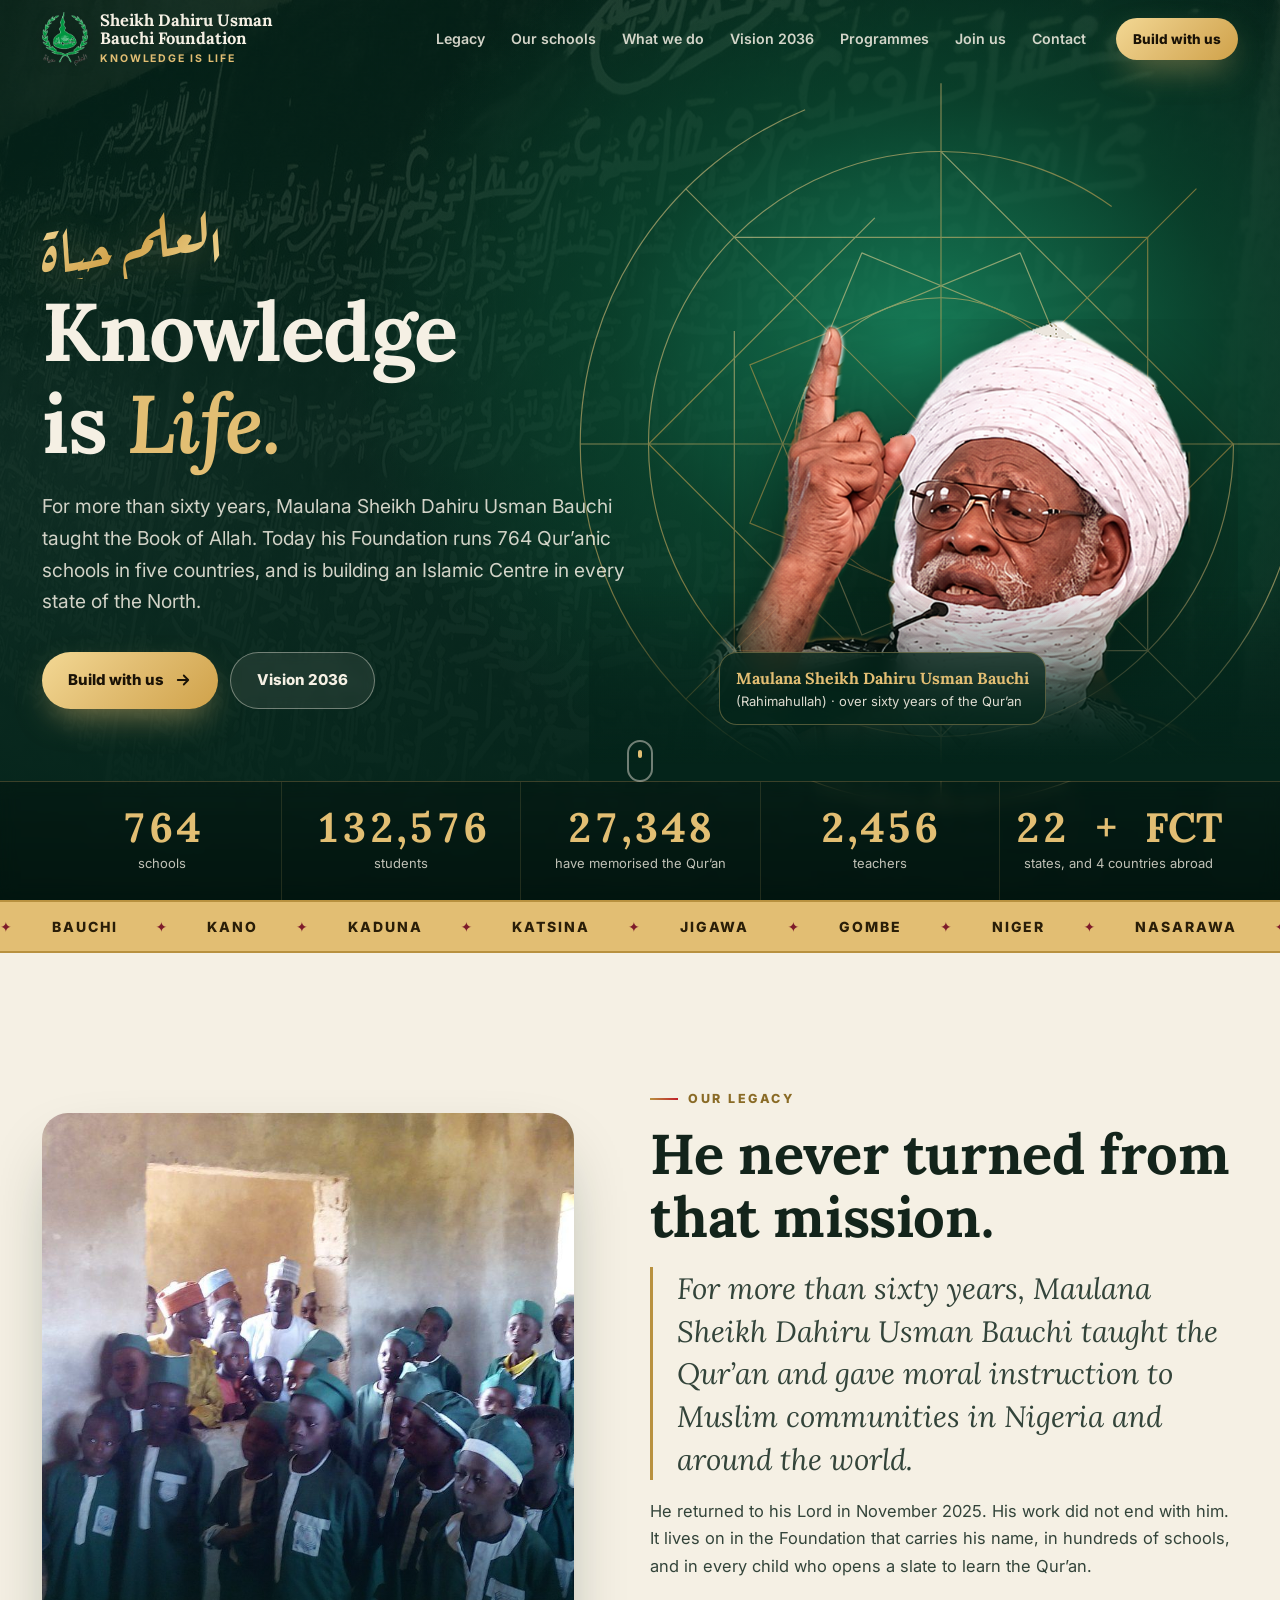
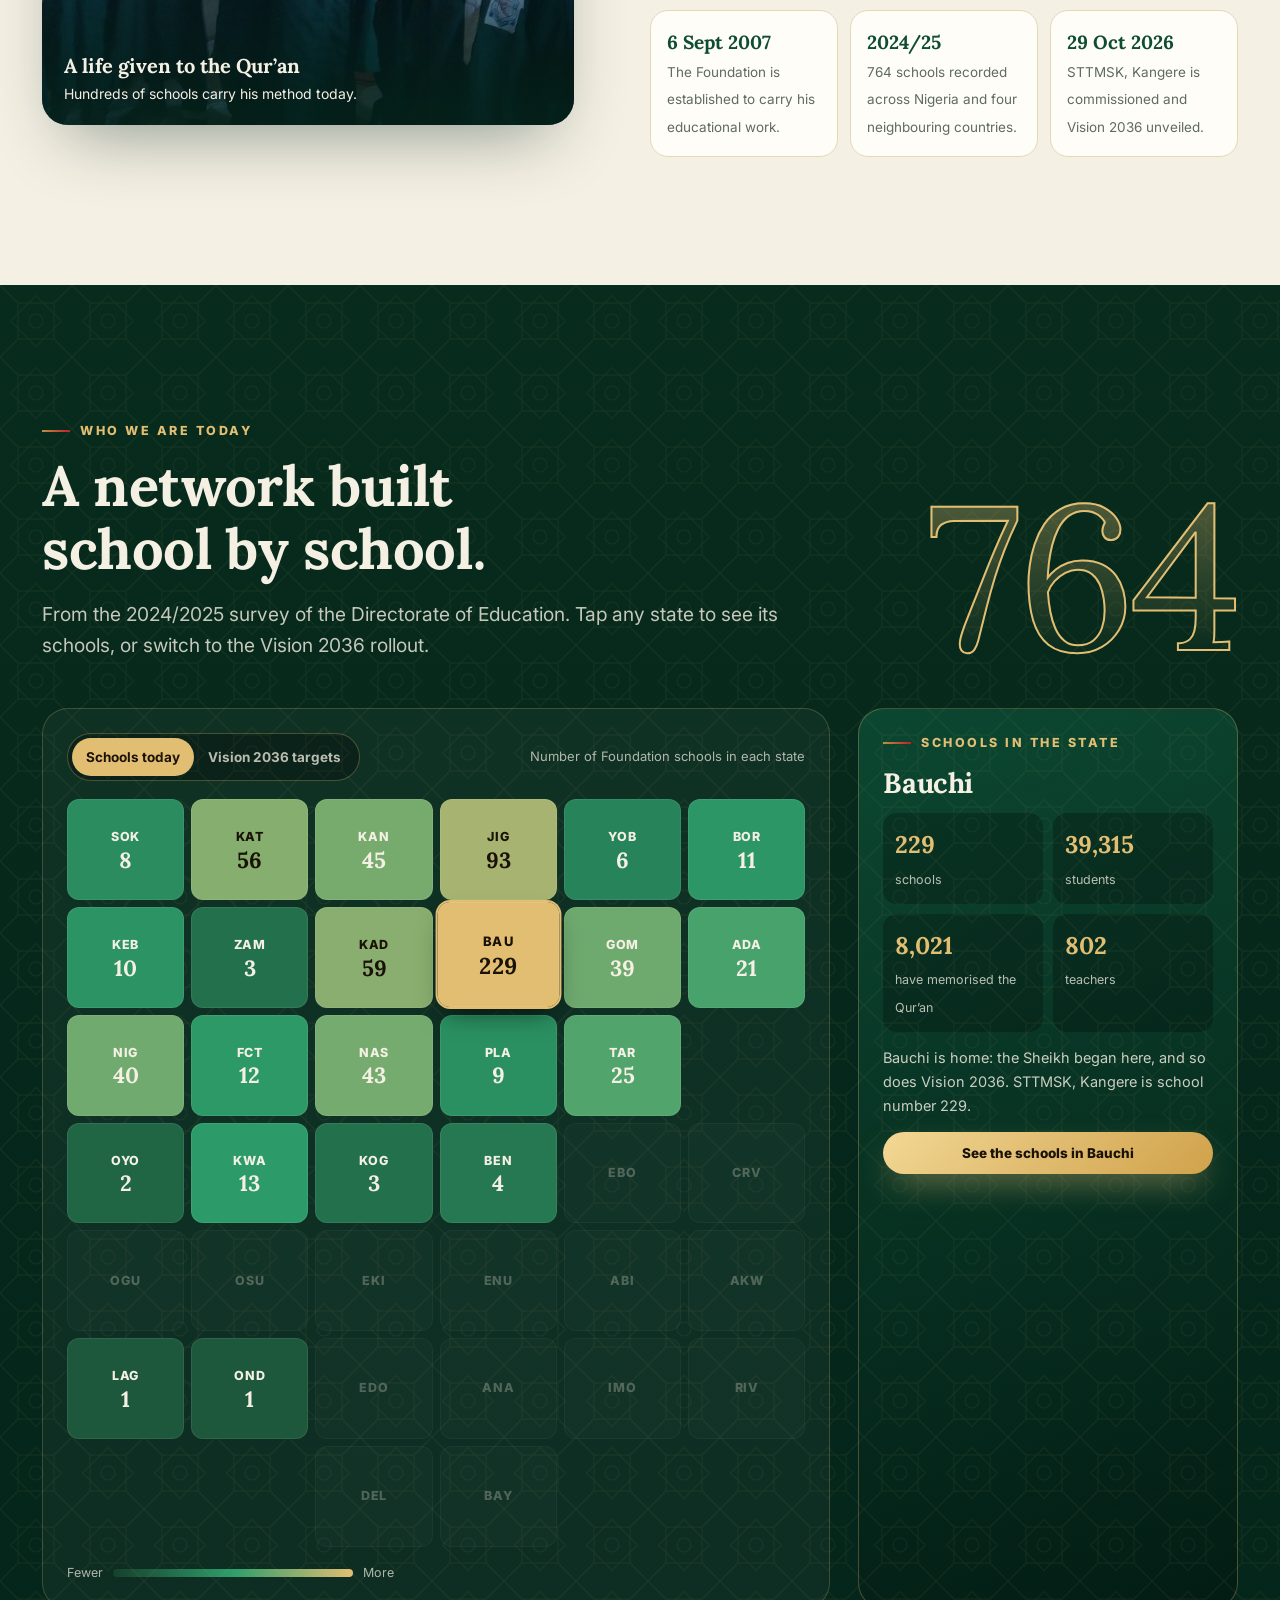
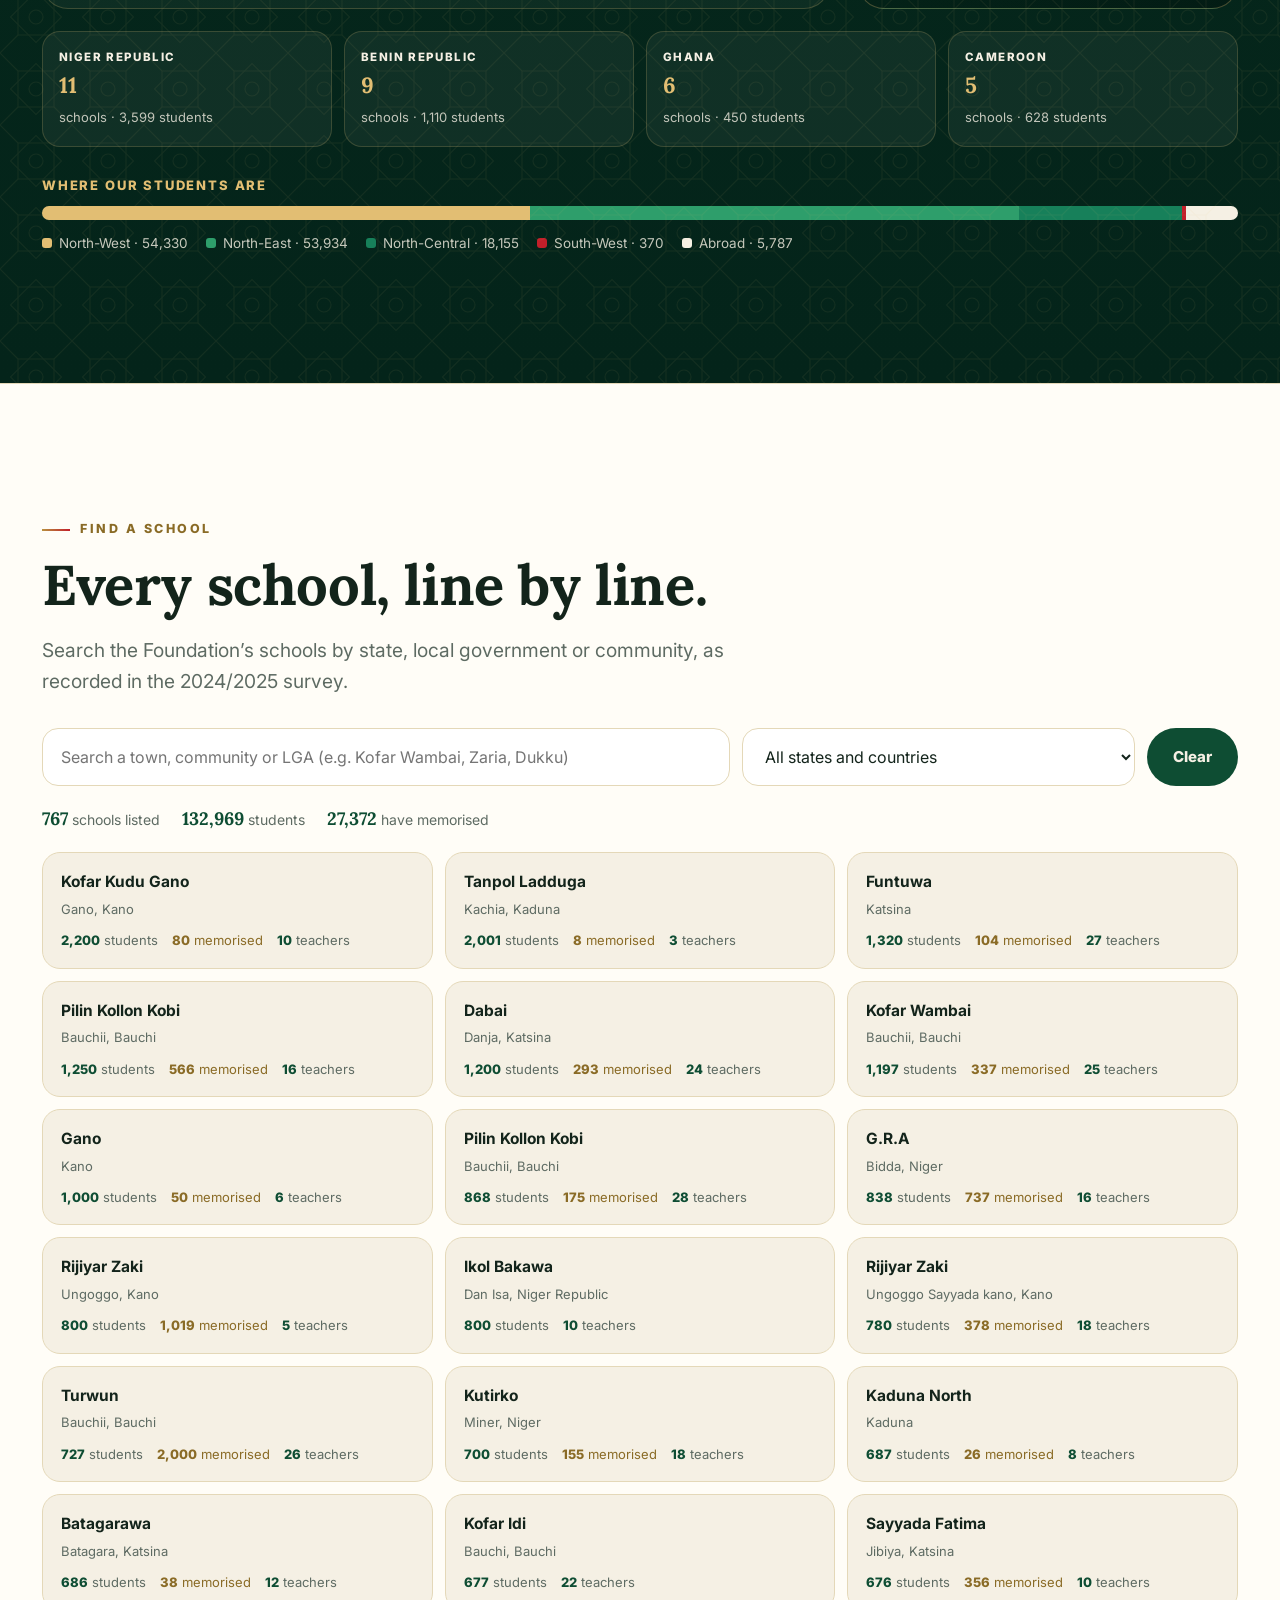
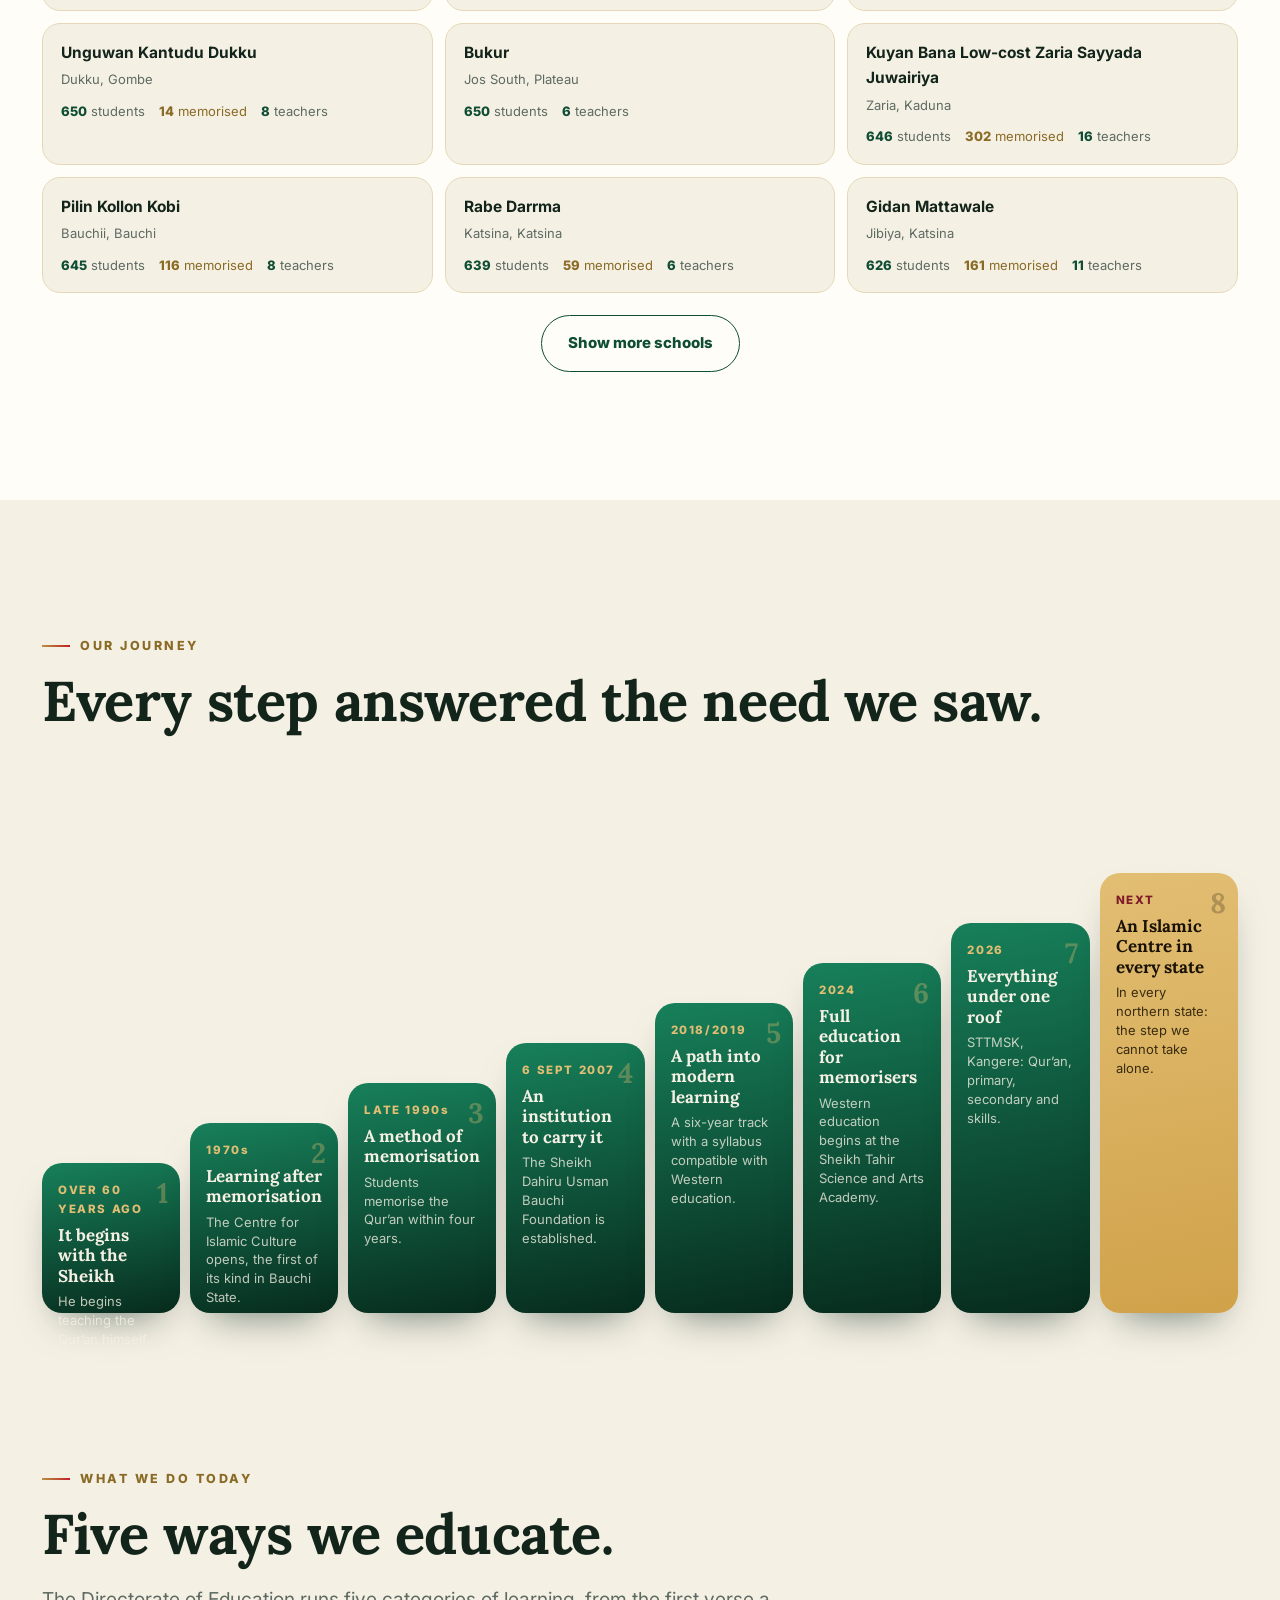
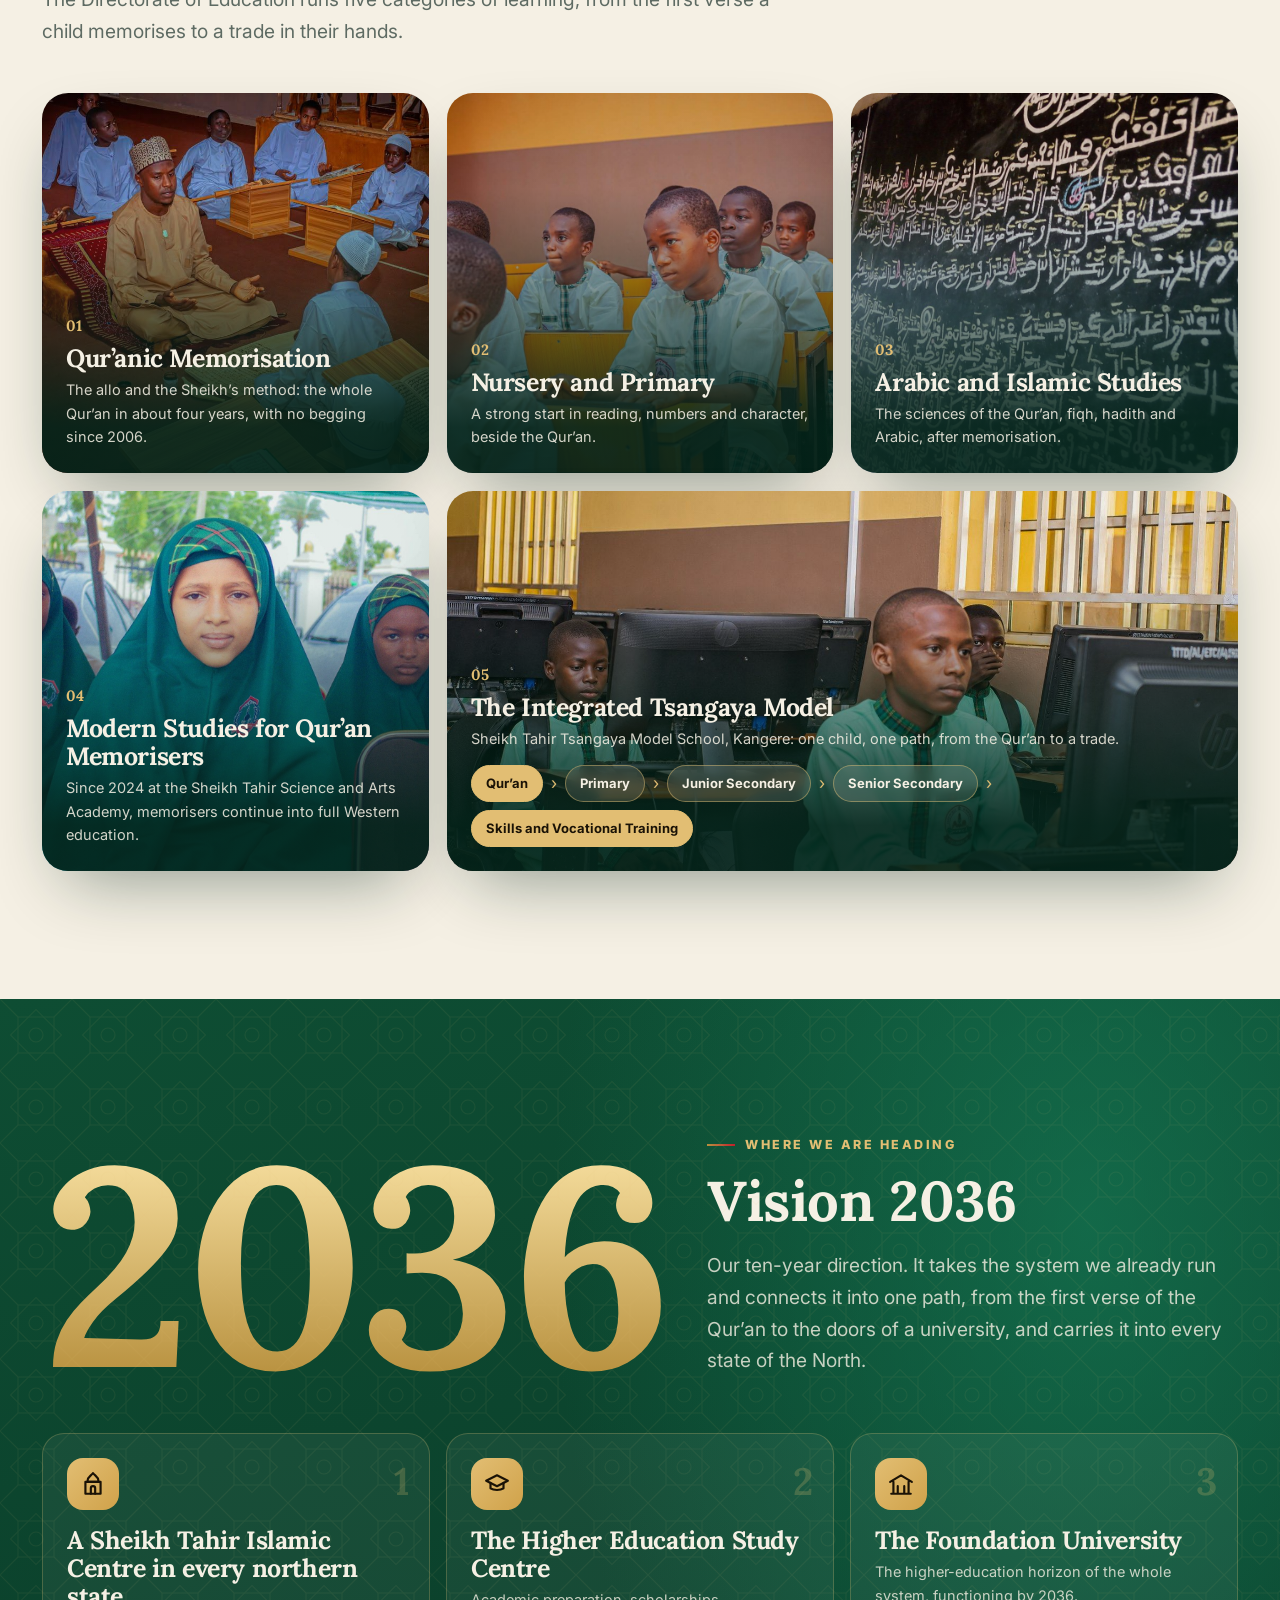
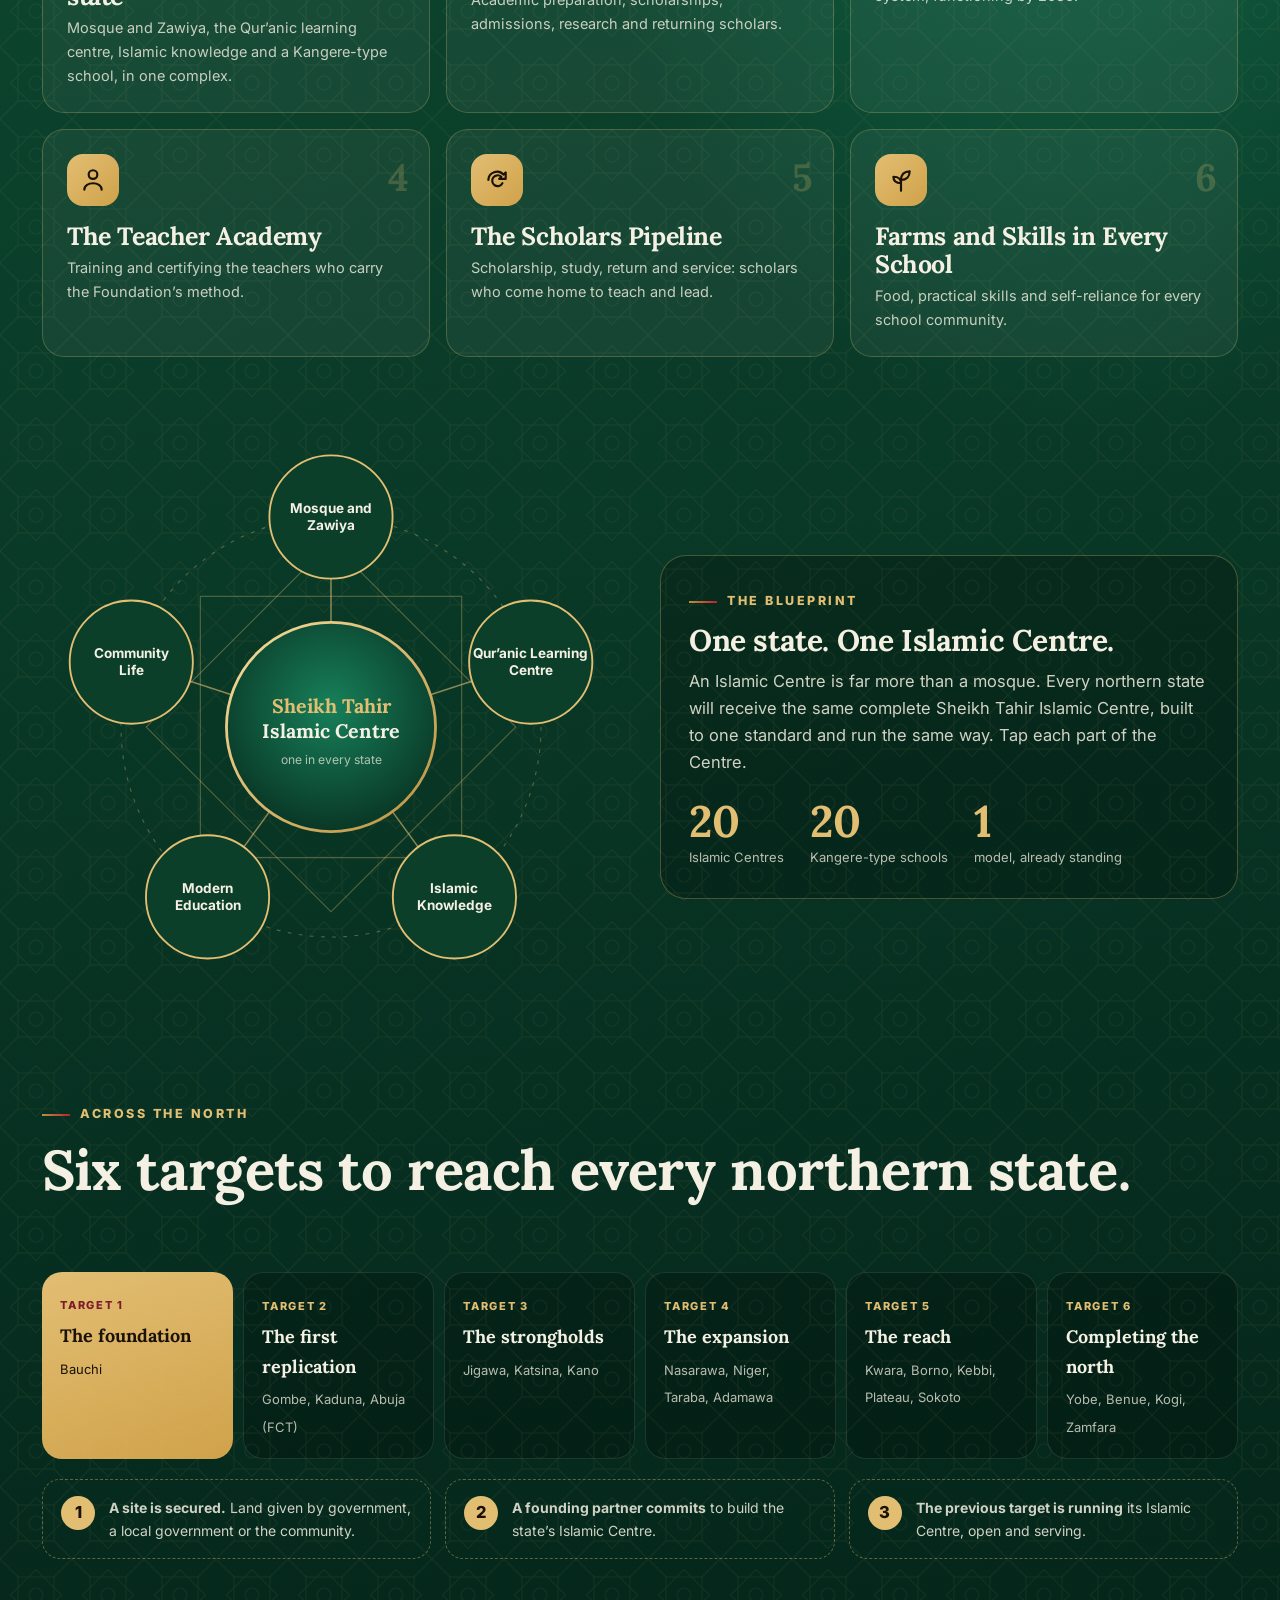
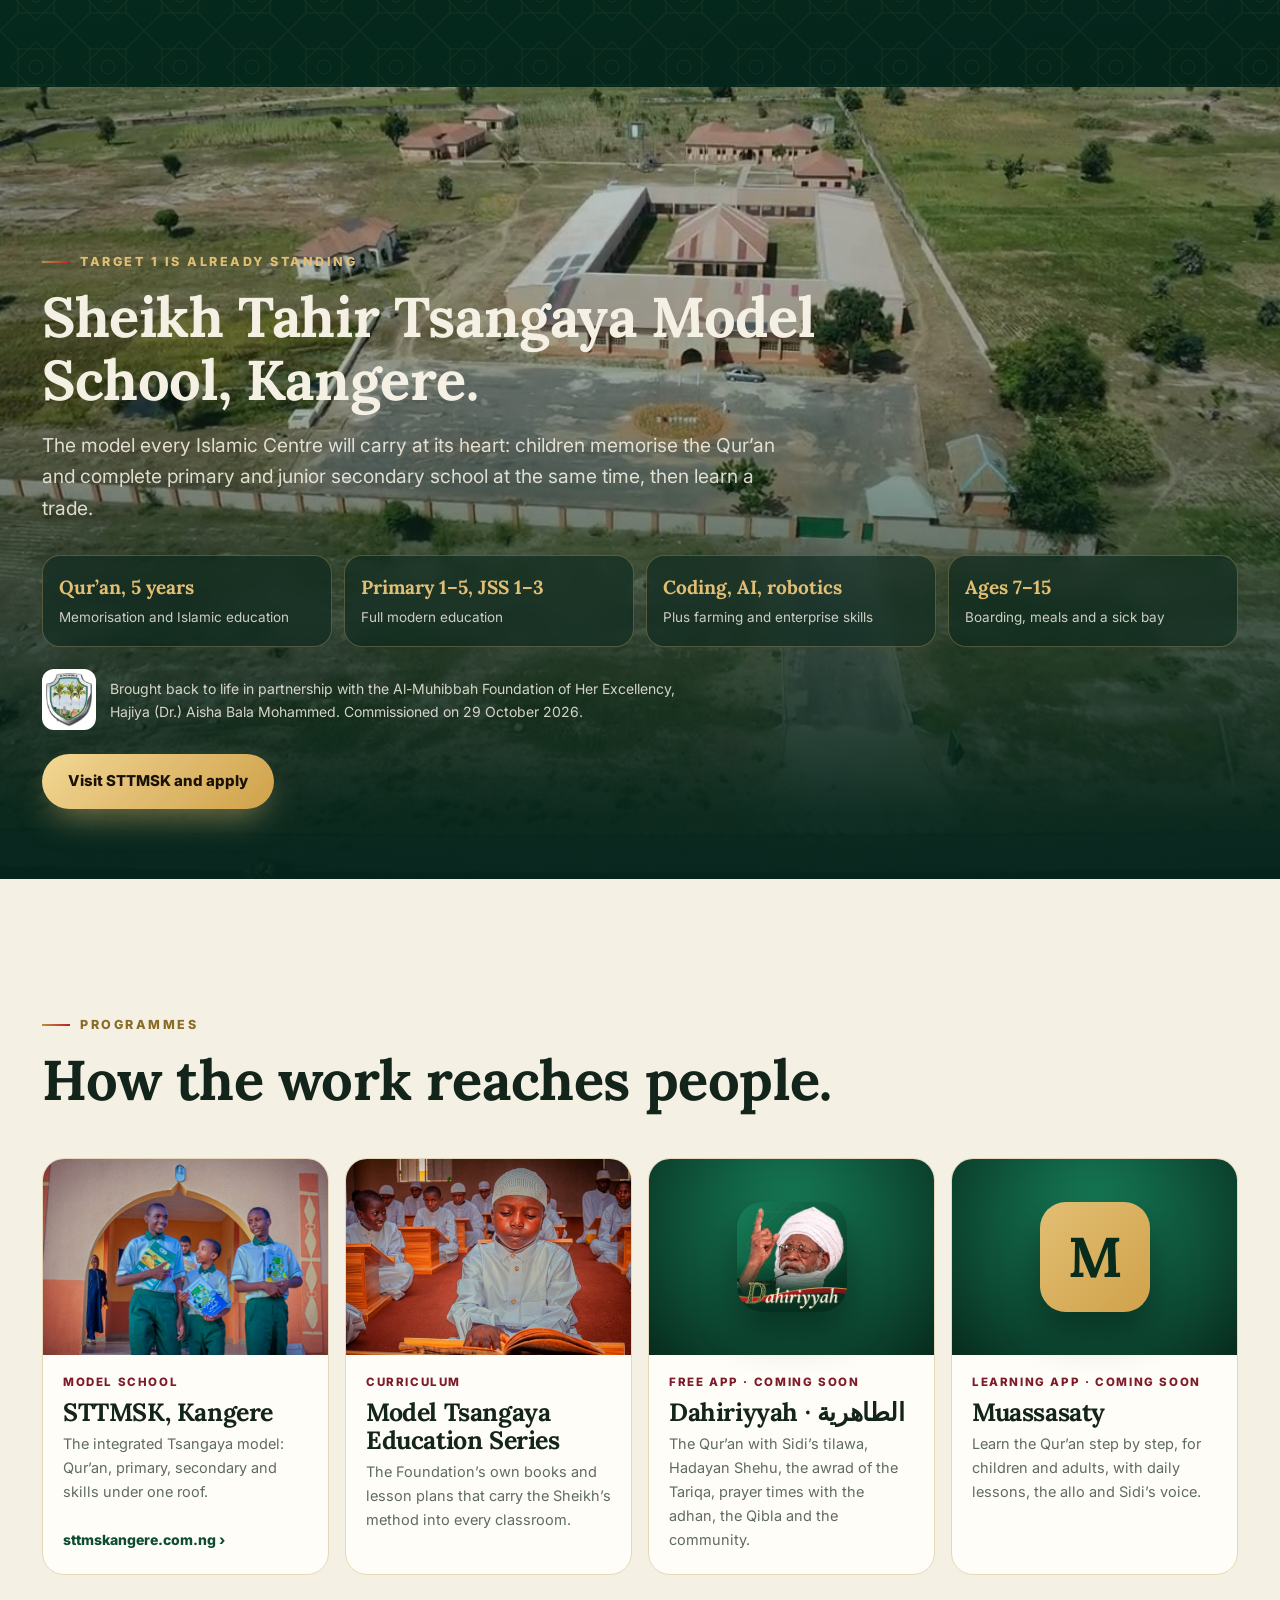
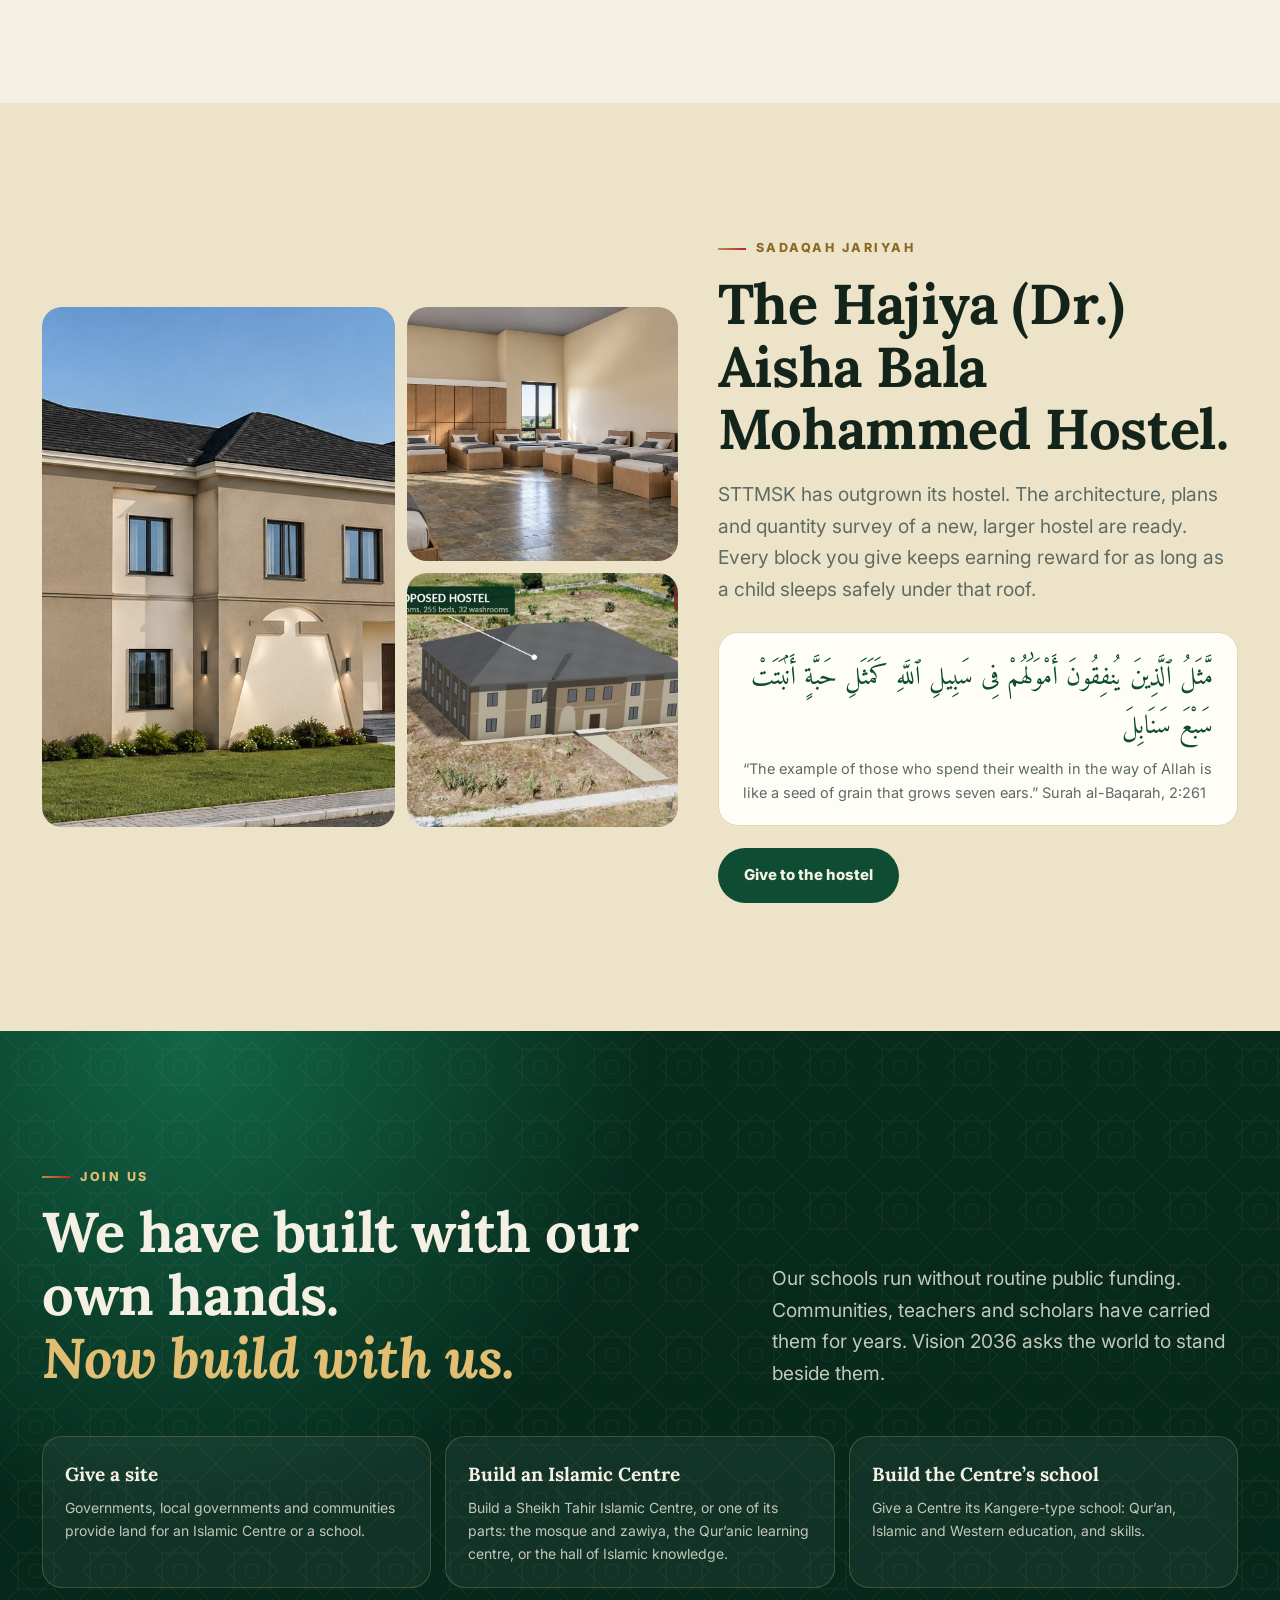
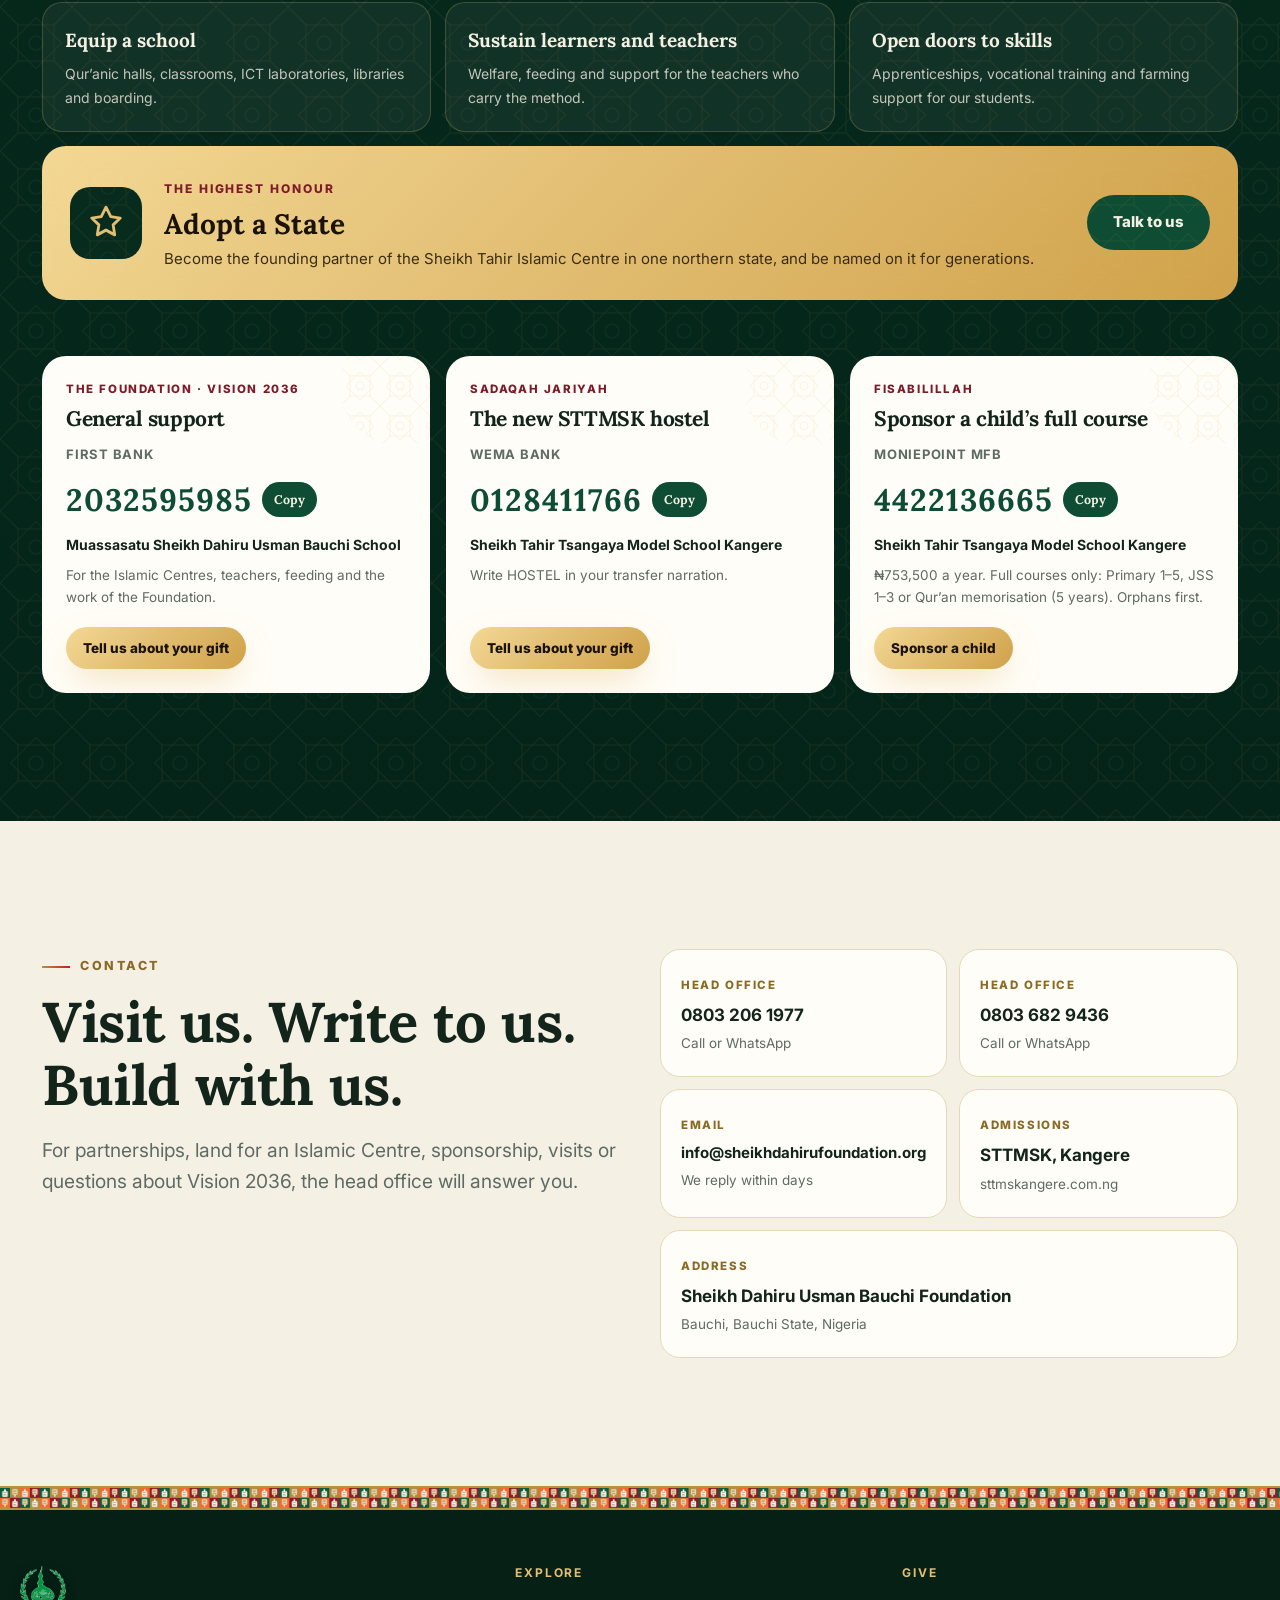
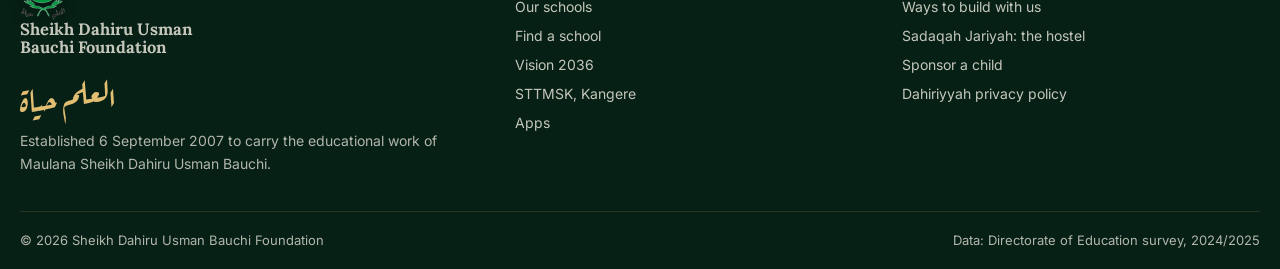
<file: index.html>
<!doctype html>
<html lang="en">
<head>
<meta charset="utf-8">
<meta name="viewport" content="width=device-width, initial-scale=1, viewport-fit=cover">
<title>Sheikh Dahiru Usman Bauchi Foundation · Knowledge is Life</title>
<meta name="description" content="764 Qur'anic schools, 132,576 students and 27,348 who have memorised the Qur'an, across 22 states, the FCT and four countries. Vision 2036: a Sheikh Tahir Islamic Centre in every northern state.">
<meta property="og:type" content="website">
<meta property="og:title" content="Sheikh Dahiru Usman Bauchi Foundation">
<meta property="og:description" content="Knowledge is Life. 764 schools, 132,576 students, and Vision 2036. Build with us.">
<meta property="og:image" content="https://sheikhdahirufoundation.org/img/share.jpg">
<meta property="og:url" content="https://sheikhdahirufoundation.org/">
<meta name="twitter:card" content="summary_large_image">
<meta name="theme-color" content="#04241A">
<link rel="icon" href="img/favicon.png">
<link rel="apple-touch-icon" href="img/favicon.png">
<link rel="preconnect" href="https://fonts.googleapis.com">
<link rel="preconnect" href="https://fonts.gstatic.com" crossorigin>
<link href="https://fonts.googleapis.com/css2?family=Lora:ital,wght@0,500;0,600;0,700;1,500;1,600&family=Inter:wght@400;500;600;700;800&family=Amiri:wght@400;700&family=Aref+Ruqaa:wght@700&display=swap" rel="stylesheet">
<link rel="stylesheet" href="css/site.css">
<script type="application/ld+json">{"@context":"https://schema.org","@type":"NGO","name":"Sheikh Dahiru Usman Bauchi Foundation","url":"https://sheikhdahirufoundation.org","logo":"https://sheikhdahirufoundation.org/img/logo-sdubf.png","foundingDate":"2007-09-06","address":{"@type":"PostalAddress","addressLocality":"Bauchi","addressRegion":"Bauchi State","addressCountry":"NG"},"telephone":"+2348032061977"}</script>
</head>
<body>
<div class="progress" id="progress"></div>

<header class="hdr" id="hdr">
  <div class="wrap bar">
    <a class="logo" href="#top" aria-label="Sheikh Dahiru Usman Bauchi Foundation, home">
      <img src="img/logo-sdubf.png" alt="">
      <span><b>Sheikh Dahiru Usman<br>Bauchi Foundation</b><small>KNOWLEDGE IS LIFE</small></span>
    </a>
    <nav class="nav" id="nav" aria-label="Main">
      <a href="#legacy">Legacy</a>
      <a href="#network">Our schools</a>
      <a href="#educate">What we do</a>
      <a href="#vision">Vision 2036</a>
      <a href="#programmes">Programmes</a>
      <a href="#join">Join us</a>
      <a href="#contact">Contact</a>
    </nav>
    <a class="btn btn-gold btn-sm" href="#join">Build with us</a>
    <button class="burger" id="burger" aria-label="Menu" aria-expanded="false"><span></span><span></span><span></span></button>
  </div>
</header>

<main id="top">

<!-- HERO -->
<section class="hero" aria-label="Introduction">
  <div class="hero-bg" aria-hidden="true"></div>
  <div class="hero-glow" aria-hidden="true"></div>
  <svg class="rosette" viewBox="0 0 800 800" aria-hidden="true">
    <defs><linearGradient id="gg" x1="0" y1="0" x2="1" y2="1"><stop offset="0" stop-color="#F6DE9E"/><stop offset=".5" stop-color="#D0A24A"/><stop offset="1" stop-color="#F6DE9E"/></linearGradient></defs>
    <g class="spin">
      <circle cx="400" cy="400" r="370"/>
      <circle class="r2" cx="400" cy="400" r="300"/>
      <rect x="188" y="188" width="424" height="424"/>
      <rect class="r2" x="188" y="188" width="424" height="424" transform="rotate(45 400 400)"/>
      <rect class="r3" x="250" y="250" width="300" height="300" transform="rotate(22.5 400 400)"/>
      <rect class="r3" x="250" y="250" width="300" height="300" transform="rotate(67.5 400 400)"/>
      <circle class="r3" cx="400" cy="400" r="150"/>
      <path class="r2" d="M400 30 L400 770 M30 400 L770 400 M138 138 L662 662 M662 138 L138 662"/>
    </g>
  </svg>
  <div class="wrap hero-in">
    <div class="hero-copy">
      <div class="motto" lang="ar">العلم حياة</div>
      <h1>Knowledge<br>is <em>Life.</em></h1>
      <p class="sub">For more than sixty years, Maulana Sheikh Dahiru Usman Bauchi taught the Book of Allah. Today his Foundation runs 764 Qur’anic schools in five countries, and is building an Islamic Centre in every state of the North.</p>
      <div class="cta">
        <a class="btn btn-gold" href="#join">Build with us
          <svg viewBox="0 0 24 24" fill="none" stroke="currentColor" stroke-width="2.4" stroke-linecap="round" stroke-linejoin="round"><path d="M5 12h14M13 6l6 6-6 6"/></svg></a>
        <a class="btn btn-ghost" href="#vision">Vision 2036</a>
      </div>
    </div>
    <figure class="hero-figure">
      <img src="img/sheikh.png" alt="Maulana Sheikh Dahiru Usman Bauchi" fetchpriority="high">
      <figcaption class="tag"><b>Maulana Sheikh Dahiru Usman Bauchi</b>(Rahimahullah) · over sixty years of the Qur’an</figcaption>
    </figure>
  </div>
  <div class="scroll-cue" aria-hidden="true"></div>
  <div class="counters">
    <div class="wrap">
      <div class="counter"><b data-count="764">764</b><span>schools</span></div>
      <div class="counter"><b data-count="132576">132,576</b><span>students</span></div>
      <div class="counter"><b data-count="27348">27,348</b><span>have memorised the Qur’an</span></div>
      <div class="counter"><b data-count="2456">2,456</b><span>teachers</span></div>
      <div class="counter"><b><span class="k" data-count="22">22</span> + FCT</b><span>states, and 4 countries abroad</span></div>
    </div>
  </div>
</section>

<div class="marquee" aria-hidden="true"><div id="mq"></div></div>

<!-- LEGACY -->
<section id="legacy">
  <div class="wrap legacy">
    <figure class="legacy-photo reveal">
      <img src="img/gathering1.jpg" alt="Pupils of the Foundation gathered with their teachers" loading="lazy">
      <figcaption><b>A life given to the Qur’an</b>Hundreds of schools carry his method today.</figcaption>
    </figure>
    <div class="reveal d1">
      <span class="eyebrow">Our legacy</span>
      <h2 style="margin-top:14px">He never turned from that mission.</h2>
      <p class="quote">For more than sixty years, Maulana Sheikh Dahiru Usman Bauchi taught the Qur’an and gave moral instruction to Muslim communities in Nigeria and around the world.</p>
      <p>He returned to his Lord in November 2025. His work did not end with him. It lives on in the Foundation that carries his name, in hundreds of schools, and in every child who opens a slate to learn the Qur’an.</p>
      <div class="dates">
        <div><b>6 Sept 2007</b><span>The Foundation is established to carry his educational work.</span></div>
        <div><b>2024/25</b><span>764 schools recorded across Nigeria and four neighbouring countries.</span></div>
        <div><b>29 Oct 2026</b><span>STTMSK, Kangere is commissioned and Vision 2036 unveiled.</span></div>
      </div>
    </div>
  </div>
</section>

<!-- NETWORK -->
<section class="network dark pattern" id="network">
  <div class="wrap">
    <div class="net-head">
      <div>
        <span class="eyebrow">Who we are today</span>
        <h2 style="margin-top:14px">A network built<br>school by school.</h2>
        <p class="lead">From the 2024/2025 survey of the Directorate of Education. Tap any state to see its schools, or switch to the Vision 2036 rollout.</p>
      </div>
      <div class="big764" aria-hidden="true">764</div>
    </div>
    <div class="net-grid">
      <div class="mapcard reveal">
        <div class="map-top">
          <div class="seg" role="tablist" aria-label="Map view">
            <button class="on" data-mode="schools" role="tab" aria-selected="true">Schools today</button>
            <button data-mode="targets" role="tab" aria-selected="false">Vision 2036 targets</button>
          </div>
          <span style="font-size:13px;color:rgba(245,240,228,.7)" id="map-note">Number of Foundation schools in each state</span>
        </div>
        <div class="tiles" id="tiles"></div>
        <div class="legend" id="legend"><span>Fewer</span><div class="ramp"></div><span>More</span></div>
      </div>
      <aside class="info reveal d1" id="info" aria-live="polite"></aside>
    </div>
    <div class="abroad reveal">
      <div><small>Niger Republic</small><b>11</b><span>schools · 3,599 students</span></div>
      <div><small>Benin Republic</small><b>9</b><span>schools · 1,110 students</span></div>
      <div><small>Ghana</small><b>6</b><span>schools · 450 students</span></div>
      <div><small>Cameroon</small><b>5</b><span>schools · 628 students</span></div>
    </div>
    <div class="regions reveal" id="regions">
      <div style="font-size:13px;font-weight:800;letter-spacing:.14em;color:var(--gold);margin-bottom:10px">WHERE OUR STUDENTS ARE</div>
      <div class="bar">
        <i style="background:#E2BE73" data-w="41"></i><i style="background:#2E9E6B" data-w="41"></i><i style="background:#17805A" data-w="13.7"></i><i style="background:#C21F2A" data-w="0.3"></i><i style="background:#F5F0E4" data-w="4.4"></i>
      </div>
      <ul>
        <li style="--c:#E2BE73">North-West · 54,330</li>
        <li style="--c:#2E9E6B">North-East · 53,934</li>
        <li style="--c:#17805A">North-Central · 18,155</li>
        <li style="--c:#C21F2A">South-West · 370</li>
        <li style="--c:#F5F0E4">Abroad · 5,787</li>
      </ul>
    </div>
  </div>
</section>

<!-- DIRECTORY -->
<section class="dir" id="directory">
  <div class="wrap">
    <span class="eyebrow">Find a school</span>
    <h2 style="margin-top:14px">Every school, line by line.</h2>
    <p class="lead">Search the Foundation’s schools by state, local government or community, as recorded in the 2024/2025 survey.</p>
    <div class="dir-tools">
      <input id="q" type="search" placeholder="Search a town, community or LGA (e.g. Kofar Wambai, Zaria, Dukku)" aria-label="Search schools">
      <select id="st" aria-label="State or country"><option value="">All states and countries</option></select>
      <button class="btn btn-green" id="near" type="button">Clear</button>
    </div>
    <div class="dir-sum" id="sum"></div>
    <div class="dir-list" id="list"></div>
    <button class="btn btn-line more" id="more" type="button">Show more schools</button>
  </div>
</section>

<!-- JOURNEY -->
<section class="journey" id="journey">
  <div class="wrap">
    <span class="eyebrow">Our journey</span>
    <h2 style="margin-top:14px">Every step answered the need we saw.</h2>
    <div class="steps" id="steps">
      <div class="step" style="height:150px"><span class="n">1</span><small>OVER 60 YEARS AGO</small><b>It begins with the Sheikh</b><span>He begins teaching the Qur’an himself.</span></div>
      <div class="step" style="height:190px"><span class="n">2</span><small>1970s</small><b>Learning after memorisation</b><span>The Centre for Islamic Culture opens, the first of its kind in Bauchi State.</span></div>
      <div class="step" style="height:230px"><span class="n">3</span><small>LATE 1990s</small><b>A method of memorisation</b><span>Students memorise the Qur’an within four years.</span></div>
      <div class="step" style="height:270px"><span class="n">4</span><small>6 SEPT 2007</small><b>An institution to carry it</b><span>The Sheikh Dahiru Usman Bauchi Foundation is established.</span></div>
      <div class="step" style="height:310px"><span class="n">5</span><small>2018/2019</small><b>A path into modern learning</b><span>A six-year track with a syllabus compatible with Western education.</span></div>
      <div class="step" style="height:350px"><span class="n">6</span><small>2024</small><b>Full education for memorisers</b><span>Western education begins at the Sheikh Tahir Science and Arts Academy.</span></div>
      <div class="step" style="height:390px"><span class="n">7</span><small>2026</small><b>Everything under one roof</b><span>STTMSK, Kangere: Qur’an, primary, secondary and skills.</span></div>
      <div class="step next" style="height:440px"><span class="n">8</span><small>NEXT</small><b>An Islamic Centre in every state</b><span>In every northern state: the step we cannot take alone.</span></div>
    </div>
  </div>
</section>

<!-- WHAT WE DO -->
<section id="educate" style="padding-top:20px">
  <div class="wrap">
    <span class="eyebrow">What we do today</span>
    <h2 style="margin-top:14px">Five ways we educate.</h2>
    <p class="lead">The Directorate of Education runs five categories of learning, from the first verse a child memorises to a trade in their hands.</p>
    <div class="ways">
      <article class="way reveal"><img src="img/quran-halqa.jpg" alt="" loading="lazy"><div class="in"><small>01</small><h3>Qur’anic Memorisation</h3><p>The allo and the Sheikh’s method: the whole Qur’an in about four years, with no begging since 2006.</p></div></article>
      <article class="way reveal d1"><img src="img/class-boys.jpg" alt="" loading="lazy"><div class="in"><small>02</small><h3>Nursery and Primary</h3><p>A strong start in reading, numbers and character, beside the Qur’an.</p></div></article>
      <article class="way reveal d2"><img src="img/allo-slate.jpg" alt="" loading="lazy"><div class="in"><small>03</small><h3>Arabic and Islamic Studies</h3><p>The sciences of the Qur’an, fiqh, hadith and Arabic, after memorisation.</p></div></article>
      <article class="way reveal"><img src="img/girls.jpg" alt="" loading="lazy"><div class="in"><small>04</small><h3>Modern Studies for Qur’an Memorisers</h3><p>Since 2024 at the Sheikh Tahir Science and Arts Academy, memorisers continue into full Western education.</p></div></article>
      <article class="way wide reveal d1"><img src="img/ict.jpg" alt="" loading="lazy"><div class="in">
        <small>05</small><h3>The Integrated Tsangaya Model</h3>
        <p>Sheikh Tahir Tsangaya Model School, Kangere: one child, one path, from the Qur’an to a trade.</p>
        <div class="path"><span class="g">Qur’an</span><i>›</i><span>Primary</span><i>›</i><span>Junior Secondary</span><i>›</i><span>Senior Secondary</span><i>›</i><span class="g">Skills and Vocational Training</span></div>
      </div></article>
    </div>
  </div>
</section>

<!-- VISION 2036 -->
<section class="vision dark pattern" id="vision">
  <div class="wrap">
    <div class="vision-top">
      <div class="v2036 reveal" aria-hidden="true">2036</div>
      <div class="reveal d1">
        <span class="eyebrow">Where we are heading</span>
        <h2 style="margin-top:14px">Vision 2036</h2>
        <p class="lead">Our ten-year direction. It takes the system we already run and connects it into one path, from the first verse of the Qur’an to the doors of a university, and carries it into every state of the North.</p>
      </div>
    </div>

    <div class="projects">
      <div class="project reveal"><span class="no">1</span><div class="ico"><svg viewBox="0 0 24 24" fill="none" stroke="currentColor" stroke-width="2" stroke-linecap="round" stroke-linejoin="round"><path d="M12 2c-2 2.5-5 3.5-5 7v1h10V9c0-3.5-3-4.5-5-7z"/><path d="M5 10h14v11H5z"/><path d="M10 21v-5a2 2 0 0 1 4 0v5"/></svg></div><h3>A Sheikh Tahir Islamic Centre in every northern state</h3><p>Mosque and Zawiya, the Qur’anic learning centre, Islamic knowledge and a Kangere-type school, in one complex.</p></div>
      <div class="project reveal d1"><span class="no">2</span><div class="ico"><svg viewBox="0 0 24 24" fill="none" stroke="currentColor" stroke-width="2" stroke-linecap="round" stroke-linejoin="round"><path d="M2 9l10-5 10 5-10 5z"/><path d="M6 11v5c3 2 9 2 12 0v-5"/></svg></div><h3>The Higher Education Study Centre</h3><p>Academic preparation, scholarships, admissions, research and returning scholars.</p></div>
      <div class="project reveal d2"><span class="no">3</span><div class="ico"><svg viewBox="0 0 24 24" fill="none" stroke="currentColor" stroke-width="2" stroke-linecap="round" stroke-linejoin="round"><path d="M3 21h18M5 21V10M19 21V10M9 21v-7M15 21v-7M2 10l10-6 10 6"/></svg></div><h3>The Foundation University</h3><p>The higher-education horizon of the whole system, functioning by 2036.</p></div>
      <div class="project reveal"><span class="no">4</span><div class="ico"><svg viewBox="0 0 24 24" fill="none" stroke="currentColor" stroke-width="2" stroke-linecap="round" stroke-linejoin="round"><circle cx="12" cy="7" r="4"/><path d="M4 21c0-4 4-6 8-6s8 2 8 6"/></svg></div><h3>The Teacher Academy</h3><p>Training and certifying the teachers who carry the Foundation’s method.</p></div>
      <div class="project reveal d1"><span class="no">5</span><div class="ico"><svg viewBox="0 0 24 24" fill="none" stroke="currentColor" stroke-width="2" stroke-linecap="round" stroke-linejoin="round"><path d="M4 12a8 8 0 0 1 14-5l2-2v6h-6l2-2a5 5 0 1 0 1 6"/></svg></div><h3>The Scholars Pipeline</h3><p>Scholarship, study, return and service: scholars who come home to teach and lead.</p></div>
      <div class="project reveal d2"><span class="no">6</span><div class="ico"><svg viewBox="0 0 24 24" fill="none" stroke="currentColor" stroke-width="2" stroke-linecap="round" stroke-linejoin="round"><path d="M12 22V12M12 12c0-5 3-8 8-8 0 5-3 8-8 8zM12 15c0-4-2.5-6-7-6 0 4 2.5 6 7 6z"/></svg></div><h3>Farms and Skills in Every School</h3><p>Food, practical skills and self-reliance for every school community.</p></div>
    </div>

    <div class="blueprint">
      <div class="bp reveal">
        <svg viewBox="0 0 600 600" id="bp" aria-label="The Sheikh Tahir Islamic Centre and its five parts" role="img">
          <defs>
            <radialGradient id="core" cx=".5" cy=".4" r=".7"><stop offset="0" stop-color="#17805A"/><stop offset="1" stop-color="#072B1D"/></radialGradient>
            <linearGradient id="gd" x1="0" y1="0" x2="1" y2="1"><stop offset="0" stop-color="#F6DE9E"/><stop offset="1" stop-color="#B8913F"/></linearGradient>
          </defs>
          <g fill="none" stroke="rgba(226,190,115,.35)" stroke-width="1.2">
            <circle cx="300" cy="300" r="225" stroke-dasharray="4 8"/>
            <rect x="160" y="160" width="280" height="280" transform="rotate(45 300 300)"/>
            <rect x="160" y="160" width="280" height="280"/>
          </g>
          <g id="bp-lines" stroke="rgba(226,190,115,.6)" stroke-width="1.6"></g>
          <circle cx="300" cy="300" r="112" fill="url(#core)" stroke="url(#gd)" stroke-width="3"/>
          <text x="300" y="285" text-anchor="middle" fill="#E2BE73" font-family="Lora,serif" font-size="21" font-weight="700">Sheikh Tahir</text>
          <text x="300" y="312" text-anchor="middle" fill="#F5F0E4" font-family="Lora,serif" font-size="21" font-weight="700">Islamic Centre</text>
          <text x="300" y="340" text-anchor="middle" fill="rgba(245,240,228,.7)" font-family="Inter,sans-serif" font-size="13">one in every state</text>
          <g id="bp-nodes"></g>
        </svg>
      </div>
      <div class="bp-info reveal d1">
        <span class="eyebrow">The blueprint</span>
        <h3 id="bp-title" style="margin-top:12px">One state. One Islamic Centre.</h3>
        <p id="bp-text">An Islamic Centre is far more than a mosque. Every northern state will receive the same complete Sheikh Tahir Islamic Centre, built to one standard and run the same way. Tap each part of the Centre.</p>
        <div class="bp-nums">
          <div><b data-count="20">20</b><span>Islamic Centres</span></div>
          <div><b data-count="20">20</b><span>Kangere-type schools</span></div>
          <div><b>1</b><span>model, already standing</span></div>
        </div>
      </div>
    </div>

    <div style="margin-top:90px">
      <span class="eyebrow">Across the North</span>
      <h2 style="margin-top:14px">Six targets to reach every northern state.</h2>
      <div class="targets" id="targets">
        <div class="target t1" data-t="1"><small>TARGET 1</small><b>The foundation</b><span>Bauchi</span></div>
        <div class="target" data-t="2"><small>TARGET 2</small><b>The first replication</b><span>Gombe, Kaduna, Abuja (FCT)</span></div>
        <div class="target" data-t="3"><small>TARGET 3</small><b>The strongholds</b><span>Jigawa, Katsina, Kano</span></div>
        <div class="target" data-t="4"><small>TARGET 4</small><b>The expansion</b><span>Nasarawa, Niger, Taraba, Adamawa</span></div>
        <div class="target" data-t="5"><small>TARGET 5</small><b>The reach</b><span>Kwara, Borno, Kebbi, Plateau, Sokoto</span></div>
        <div class="target" data-t="6"><small>TARGET 6</small><b>Completing the north</b><span>Yobe, Benue, Kogi, Zamfara</span></div>
      </div>
      <div class="how">
        <div><i>1</i><p><b>A site is secured.</b> Land given by government, a local government or the community.</p></div>
        <div><i>2</i><p><b>A founding partner commits</b> to build the state’s Islamic Centre.</p></div>
        <div><i>3</i><p><b>The previous target is running</b> its Islamic Centre, open and serving.</p></div>
      </div>
    </div>
  </div>
</section>

<!-- THE MODEL: STTMSK -->
<section class="model" id="kangere" aria-label="Target 1: STTMSK, Kangere">
  <img class="poster" src="media/kangere.jpg" alt="" aria-hidden="true">
  <video id="vid" muted loop playsinline preload="none" poster="media/kangere.jpg" aria-hidden="true"><source src="media/kangere.mp4" type="video/mp4"></video>
  <div class="wrap">
    <span class="eyebrow" style="color:var(--gold)">Target 1 is already standing</span>
    <h2 style="margin-top:14px">Sheikh Tahir Tsangaya Model School, Kangere.</h2>
    <p class="lead">The model every Islamic Centre will carry at its heart: children memorise the Qur’an and complete primary and junior secondary school at the same time, then learn a trade.</p>
    <div class="model-facts">
      <div><b>Qur’an, 5 years</b><span>Memorisation and Islamic education</span></div>
      <div><b>Primary 1–5, JSS 1–3</b><span>Full modern education</span></div>
      <div><b>Coding, AI, robotics</b><span>Plus farming and enterprise skills</span></div>
      <div><b>Ages 7–15</b><span>Boarding, meals and a sick bay</span></div>
    </div>
    <div class="partner">
      <img src="img/logo-amf.png" alt="Al-Muhibbah Foundation">
      <p>Brought back to life in partnership with the Al-Muhibbah Foundation of Her Excellency, Hajiya (Dr.) Aisha Bala Mohammed. Commissioned on 29 October 2026.</p>
    </div>
    <p style="margin-top:24px"><a class="btn btn-gold" href="https://sttmskangere.com.ng" target="_blank" rel="noopener">Visit STTMSK and apply</a></p>
  </div>
</section>

<!-- PROGRAMMES -->
<section id="programmes">
  <div class="wrap">
    <span class="eyebrow">Programmes</span>
    <h2 style="margin-top:14px">How the work reaches people.</h2>
    <div class="progs">
      <article class="prog reveal"><img src="img/arch-door.jpg" alt="STTMSK pupils" loading="lazy"><div class="in"><small>Model school</small><h3>STTMSK, Kangere</h3><p>The integrated Tsangaya model: Qur’an, primary, secondary and skills under one roof.</p><a class="more-link" href="https://sttmskangere.com.ng" target="_blank" rel="noopener">sttmskangere.com.ng ›</a></div></article>
      <article class="prog reveal d1"><img src="img/quran-reader.jpg" alt="A pupil reading the Qur’an" loading="lazy"><div class="in"><small>Curriculum</small><h3>Model Tsangaya Education Series</h3><p>The Foundation’s own books and lesson plans that carry the Sheikh’s method into every classroom.</p></div></article>
      <article class="prog reveal d2"><div class="appbox"><img src="img/dahiriyyah-icon.png" alt="Dahiriyyah app icon"></div><div class="in"><small>Free app · coming soon</small><h3>Dahiriyyah · الطاهرية</h3><p>The Qur’an with Sidi’s tilawa, Hadayan Shehu, the awrad of the Tariqa, prayer times with the adhan, the Qibla and the community.</p></div></article>
      <article class="prog reveal d3"><div class="appbox"><div class="m">M</div></div><div class="in"><small>Learning app · coming soon</small><h3>Muassasaty</h3><p>Learn the Qur’an step by step, for children and adults, with daily lessons, the allo and Sidi’s voice.</p></div></article>
    </div>
  </div>
</section>

<!-- SADAQAH JARIYAH -->
<section class="jariyah" id="hostel">
  <div class="wrap jar-grid">
    <div class="jar-imgs reveal">
      <img src="img/hostel-front.jpg" alt="Design of the new hostel" loading="lazy">
      <img src="img/hostel-room.jpg" alt="Design of a hostel room" loading="lazy">
      <img src="img/hostel-site.jpg" alt="The hostel site plan beside the current hostel" loading="lazy">
    </div>
    <div class="reveal d1">
      <span class="eyebrow">Sadaqah Jariyah</span>
      <h2 style="margin-top:14px">The Hajiya (Dr.) Aisha Bala Mohammed Hostel.</h2>
      <p class="lead">STTMSK has outgrown its hostel. The architecture, plans and quantity survey of a new, larger hostel are ready. Every block you give keeps earning reward for as long as a child sleeps safely under that roof.</p>
      <div class="verse">
        <div class="ar">مَّثَلُ ٱلَّذِينَ يُنفِقُونَ أَمْوَٰلَهُمْ فِى سَبِيلِ ٱللَّهِ كَمَثَلِ حَبَّةٍ أَنۢبَتَتْ سَبْعَ سَنَابِلَ</div>
        <p>“The example of those who spend their wealth in the way of Allah is like a seed of grain that grows seven ears.” Surah al-Baqarah, 2:261</p>
      </div>
      <p style="margin-top:22px"><button class="btn btn-green" data-give="hostel">Give to the hostel</button></p>
    </div>
  </div>
</section>

<!-- JOIN US -->
<section class="join dark pattern" id="join">
  <div class="wrap">
    <div class="join-head">
      <div>
        <span class="eyebrow">Join us</span>
        <h2 style="margin-top:14px">We have built with our own hands.<br><em>Now build with us.</em></h2>
      </div>
      <p class="lead" style="margin-top:0">Our schools run without routine public funding. Communities, teachers and scholars have carried them for years. Vision 2036 asks the world to stand beside them.</p>
    </div>
    <div class="gives">
      <div class="give reveal"><b>Give a site</b><p>Governments, local governments and communities provide land for an Islamic Centre or a school.</p></div>
      <div class="give reveal d1"><b>Build an Islamic Centre</b><p>Build a Sheikh Tahir Islamic Centre, or one of its parts: the mosque and zawiya, the Qur’anic learning centre, or the hall of Islamic knowledge.</p></div>
      <div class="give reveal d2"><b>Build the Centre’s school</b><p>Give a Centre its Kangere-type school: Qur’an, Islamic and Western education, and skills.</p></div>
      <div class="give reveal"><b>Equip a school</b><p>Qur’anic halls, classrooms, ICT laboratories, libraries and boarding.</p></div>
      <div class="give reveal d1"><b>Sustain learners and teachers</b><p>Welfare, feeding and support for the teachers who carry the method.</p></div>
      <div class="give reveal d2"><b>Open doors to skills</b><p>Apprenticeships, vocational training and farming support for our students.</p></div>
      <div class="adopt reveal">
        <div class="crest"><svg viewBox="0 0 24 24" fill="none" stroke="currentColor" stroke-width="1.8" stroke-linecap="round" stroke-linejoin="round"><path d="M12 2l3 6 6 .9-4.5 4.3 1 6.3L12 16.5 6.5 19.5l1-6.3L3 8.9 9 8z"/></svg></div>
        <div><small>THE HIGHEST HONOUR</small><b>Adopt a State</b><p>Become the founding partner of the Sheikh Tahir Islamic Centre in one northern state, and be named on it for generations.</p></div>
        <button class="btn btn-green" data-give="adopt">Talk to us</button>
      </div>
    </div>

    <div class="accounts">
      <div class="acct reveal">
        <small>The Foundation · Vision 2036</small>
        <h3>General support</h3>
        <div class="bank">First Bank</div>
        <div class="no"><span>2032595985</span><button class="copy" data-copy="2032595985">Copy</button></div>
        <div class="nm">Muassasatu Sheikh Dahiru Usman Bauchi School</div>
        <div class="narr">For the Islamic Centres, teachers, feeding and the work of the Foundation.</div>
        <div class="row"><button class="btn btn-gold btn-sm" data-give="general">Tell us about your gift</button></div>
      </div>
      <div class="acct reveal d1">
        <small>Sadaqah Jariyah</small>
        <h3>The new STTMSK hostel</h3>
        <div class="bank">Wema Bank</div>
        <div class="no"><span>0128411766</span><button class="copy" data-copy="0128411766">Copy</button></div>
        <div class="nm">Sheikh Tahir Tsangaya Model School Kangere</div>
        <div class="narr">Write HOSTEL in your transfer narration.</div>
        <div class="row"><button class="btn btn-gold btn-sm" data-give="hostel">Tell us about your gift</button></div>
      </div>
      <div class="acct reveal d2">
        <small>Fisabilillah</small>
        <h3>Sponsor a child’s full course</h3>
        <div class="bank">Moniepoint MFB</div>
        <div class="no"><span>4422136665</span><button class="copy" data-copy="4422136665">Copy</button></div>
        <div class="nm">Sheikh Tahir Tsangaya Model School Kangere</div>
        <div class="narr">₦753,500 a year. Full courses only: Primary 1–5, JSS 1–3 or Qur’an memorisation (5 years). Orphans first.</div>
        <div class="row"><button class="btn btn-gold btn-sm" data-give="scholarship">Sponsor a child</button></div>
      </div>
    </div>
  </div>
</section>

<!-- CONTACT -->
<section id="contact">
  <div class="wrap contact-grid">
    <div class="reveal">
      <span class="eyebrow">Contact</span>
      <h2 style="margin-top:14px">Visit us. Write to us. Build with us.</h2>
      <p class="lead">For partnerships, land for an Islamic Centre, sponsorship, visits or questions about Vision 2036, the head office will answer you.</p>
    </div>
    <div class="cards2 reveal d1">
      <a class="ccard" href="tel:+2348032061977"><small>Head office</small><b>0803 206 1977</b><span>Call or WhatsApp</span></a>
      <a class="ccard" href="tel:+2348036829436"><small>Head office</small><b>0803 682 9436</b><span>Call or WhatsApp</span></a>
      <a class="ccard" href="mailto:info@sheikhdahirufoundation.org"><small>Email</small><b style="font-size:15px">info@sheikhdahirufoundation.org</b><span>We reply within days</span></a>
      <a class="ccard" href="https://sttmskangere.com.ng" target="_blank" rel="noopener"><small>Admissions</small><b>STTMSK, Kangere</b><span>sttmskangere.com.ng</span></a>
      <div class="ccard" style="grid-column:1/-1"><small>Address</small><b>Sheikh Dahiru Usman Bauchi Foundation</b><span>Bauchi, Bauchi State, Nigeria</span></div>
    </div>
  </div>
</section>

</main>

<div class="allo"></div>
<footer>
  <div class="wrap foot">
    <div>
      <a class="logo" href="#top" style="padding:0"><img src="img/logo-sdubf.png" alt=""><span><b>Sheikh Dahiru Usman<br>Bauchi Foundation</b></span></a>
      <div class="motto-s" lang="ar">العلم حياة</div>
      <p style="margin-top:6px">Established 6 September 2007 to carry the educational work of Maulana Sheikh Dahiru Usman Bauchi.</p>
    </div>
    <div>
      <h4>Explore</h4>
      <a href="#network">Our schools</a><a href="#directory">Find a school</a><a href="#vision">Vision 2036</a><a href="#kangere">STTMSK, Kangere</a><a href="#programmes">Apps</a>
    </div>
    <div>
      <h4>Give</h4>
      <a href="#join">Ways to build with us</a><a href="#hostel">Sadaqah Jariyah: the hostel</a><a href="#join" data-give="scholarship">Sponsor a child</a><a href="privacy/">Dahiriyyah privacy policy</a>
    </div>
  </div>
  <div class="wrap copyline"><span>© <span id="yr">2026</span> Sheikh Dahiru Usman Bauchi Foundation</span><span>Data: Directorate of Education survey, 2024/2025</span></div>
</footer>

<dialog id="give" aria-labelledby="g-title">
  <div class="dlg-h"><button class="dlg-x" data-close aria-label="Close">×</button><small id="g-tag"></small><h3 id="g-title"></h3></div>
  <div class="dlg-b">
    <p id="g-text" style="color:var(--muted);font-size:14.5px;margin-bottom:14px"></p>
    <form class="pledge" id="pledge">
      <div class="r2">
        <div><label for="p-name">Your name</label><input id="p-name" required autocomplete="name"></div>
        <div><label for="p-phone">Phone or WhatsApp</label><input id="p-phone" required inputmode="tel" autocomplete="tel"></div>
      </div>
      <div class="r2">
        <div><label for="p-amt">Amount (₦), if any</label><input id="p-amt" inputmode="numeric" placeholder="e.g. 100,000"></div>
        <div><label for="p-how">How</label><select id="p-how"><option>Once</option><option>Monthly</option><option>Full course sponsorship</option><option>Land or building</option><option>In kind</option></select></div>
      </div>
      <div><label for="p-note">Message (optional)</label><textarea id="p-note" rows="2"></textarea></div>
      <button class="btn btn-gold" type="submit">Send to the head office on WhatsApp</button>
      <p style="font-size:13px;color:var(--muted)">This opens WhatsApp with your details filled in. Attach your proof of payment there, and we will thank you and report back.</p>
    </form>
  </div>
</dialog>
<div class="toast" id="toast" role="status"></div>

<script src="js/site.js" defer></script>
</body>
</html>
</file>
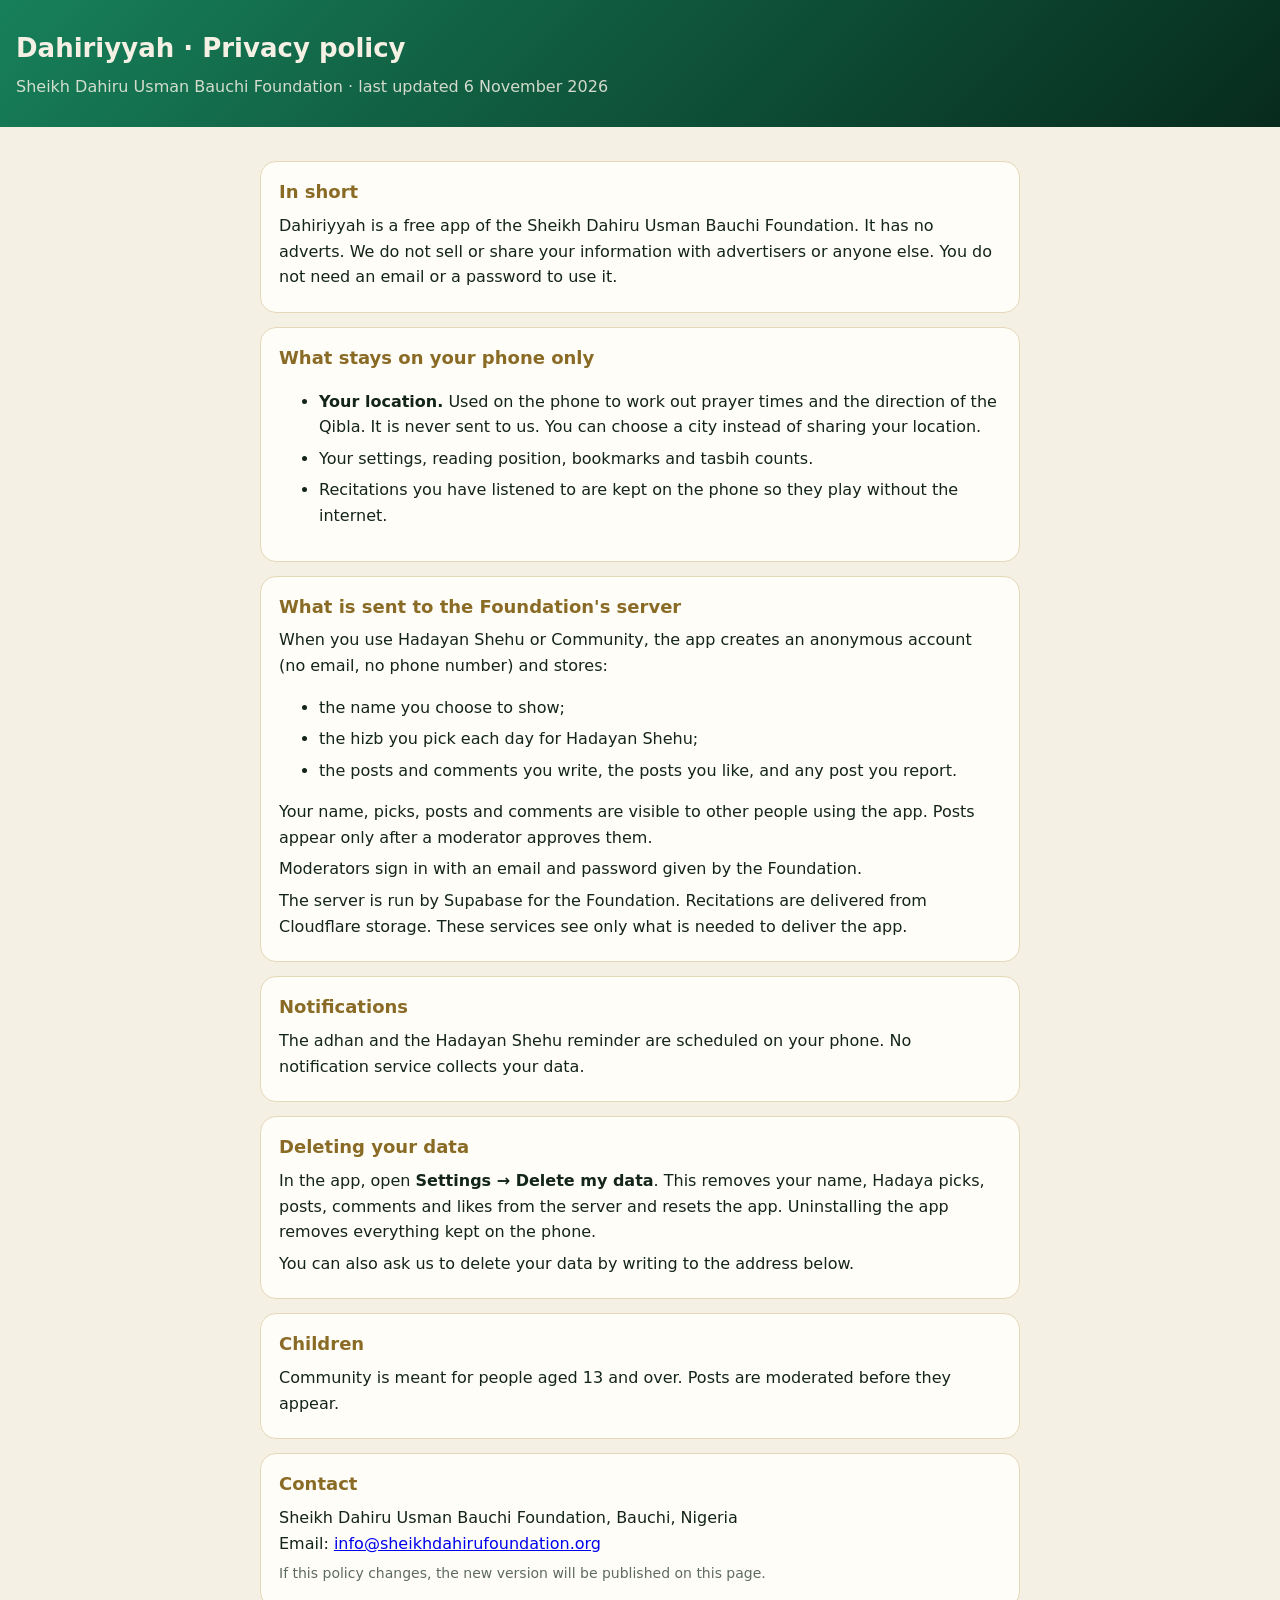
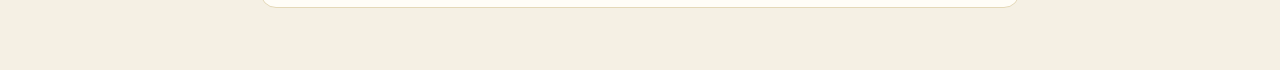
<file: privacy/index.html>
<!doctype html>
<html lang="en">
<head>
<meta charset="utf-8">
<meta name="viewport" content="width=device-width, initial-scale=1">
<title>Dahiriyyah · Privacy policy</title>
<style>
  :root { --green:#0E4D33; --gold:#8A6B26; --ink:#13241B; --muted:#5E6B63; --bg:#F5F0E4; --card:#FFFDF7; --line:#E4D8B8; }
  @media (prefers-color-scheme: dark) { :root { --ink:#F4EFE4; --muted:#B9B3A6; --bg:#05140D; --card:#0C2118; --line:#1F3A2C; --gold:#E2BE73; } }
  body { margin:0; background:var(--bg); color:var(--ink); font:16px/1.6 system-ui, -apple-system, "Segoe UI", Roboto, sans-serif; }
  header { background:linear-gradient(135deg,#17805A,#072B1D); color:#F5F0E4; padding:28px 16px; }
  header h1 { margin:0; font-size:26px; } header p { margin:4px 0 0; opacity:.85; }
  main { max-width:760px; margin:0 auto; padding:20px 16px 48px; }
  section { background:var(--card); border:1px solid var(--line); border-radius:16px; padding:16px 18px; margin:14px 0; }
  h2 { font-size:18px; margin:0 0 6px; color:var(--gold); }
  p, li { margin:6px 0; } .muted { color:var(--muted); font-size:14px; }
</style>
</head>
<body>
<header>
  <h1>Dahiriyyah · Privacy policy</h1>
  <p>Sheikh Dahiru Usman Bauchi Foundation · last updated 6 November 2026</p>
</header>
<main>
  <section>
    <h2>In short</h2>
    <p>Dahiriyyah is a free app of the Sheikh Dahiru Usman Bauchi Foundation. It has no adverts. We do not sell or share your information with advertisers or anyone else. You do not need an email or a password to use it.</p>
  </section>
  <section>
    <h2>What stays on your phone only</h2>
    <ul>
      <li><b>Your location.</b> Used on the phone to work out prayer times and the direction of the Qibla. It is never sent to us. You can choose a city instead of sharing your location.</li>
      <li>Your settings, reading position, bookmarks and tasbih counts.</li>
      <li>Recitations you have listened to are kept on the phone so they play without the internet.</li>
    </ul>
  </section>
  <section>
    <h2>What is sent to the Foundation's server</h2>
    <p>When you use Hadayan Shehu or Community, the app creates an anonymous account (no email, no phone number) and stores:</p>
    <ul>
      <li>the name you choose to show;</li>
      <li>the hizb you pick each day for Hadayan Shehu;</li>
      <li>the posts and comments you write, the posts you like, and any post you report.</li>
    </ul>
    <p>Your name, picks, posts and comments are visible to other people using the app. Posts appear only after a moderator approves them.</p>
    <p>Moderators sign in with an email and password given by the Foundation.</p>
    <p>The server is run by Supabase for the Foundation. Recitations are delivered from Cloudflare storage. These services see only what is needed to deliver the app.</p>
  </section>
  <section>
    <h2>Notifications</h2>
    <p>The adhan and the Hadayan Shehu reminder are scheduled on your phone. No notification service collects your data.</p>
  </section>
  <section>
    <h2>Deleting your data</h2>
    <p>In the app, open <b>Settings → Delete my data</b>. This removes your name, Hadaya picks, posts, comments and likes from the server and resets the app. Uninstalling the app removes everything kept on the phone.</p>
    <p>You can also ask us to delete your data by writing to the address below.</p>
  </section>
  <section>
    <h2>Children</h2>
    <p>Community is meant for people aged 13 and over. Posts are moderated before they appear.</p>
  </section>
  <section>
    <h2>Contact</h2>
    <p>Sheikh Dahiru Usman Bauchi Foundation, Bauchi, Nigeria<br>Email: <a id="email" href="mailto:info@sheikhdahirufoundation.org">info@sheikhdahirufoundation.org</a></p>
    <p class="muted">If this policy changes, the new version will be published on this page.</p>
  </section>
</main>
</body>
</html>
</file>
<file: css/site.css>
/* Sheikh Dahiru Usman Bauchi Foundation — site styles. Brand: JOIN US / Vision 2036 (deep green, gold, cream, maroon). */
:root{
  --green:#0E4D33; --deep:#072B1D; --night:#04241A; --ink-green:#062016; --emerald:#17805A; --leaf:#2E9E6B;
  --gold:#E2BE73; --gold-2:#D0A24A; --gold-deep:#B8913F; --gold-ink:#8A6B26;
  --cream:#F5F0E4; --paper:#FFFDF7; --sand:#EDE3C8; --ink:#13241B; --muted:#5E6B63; --line:#E4D8B8;
  --maroon:#7E1B2A; --red:#C21F2A;
  --radius:26px; --shadow:0 30px 70px -25px rgba(4,36,26,.45);
  --star:url("data:image/svg+xml,%3Csvg xmlns='http://www.w3.org/2000/svg' width='72' height='72' viewBox='0 0 72 72'%3E%3Cg fill='none' stroke='%23E2BE73' stroke-width='1.1'%3E%3Crect x='18' y='18' width='36' height='36'/%3E%3Crect x='18' y='18' width='36' height='36' transform='rotate(45 36 36)'/%3E%3Ccircle cx='36' cy='36' r='7'/%3E%3Cpath d='M0 0l18 18M72 0L54 18M0 72l18-18M72 72L54 54'/%3E%3C/g%3E%3C/svg%3E");
}
*{box-sizing:border-box;margin:0;padding:0}
html{scroll-behavior:smooth;-webkit-text-size-adjust:100%}
body{background:var(--cream);color:var(--ink);font-family:Inter,system-ui,-apple-system,sans-serif;font-size:16.5px;line-height:1.65;-webkit-font-smoothing:antialiased;overflow-x:hidden}
img,video,svg{display:block;max-width:100%}
a{color:inherit}
button{font:inherit}
.wrap{max-width:1240px;margin:0 auto;padding:0 22px}
h1,h2,h3,h4{font-family:Lora,Georgia,serif;line-height:1.12;letter-spacing:-.4px}
h2{font-size:clamp(32px,4.6vw,56px)}
h3{font-size:clamp(21px,2vw,25px)}
.ar{font-family:Amiri,serif;direction:rtl}
.eyebrow{display:inline-flex;align-items:center;gap:10px;font-size:12.5px;font-weight:800;letter-spacing:.2em;text-transform:uppercase;color:var(--gold-ink)}
.eyebrow:before{content:"";width:28px;height:2px;background:linear-gradient(90deg,var(--gold-deep),var(--red))}
.dark .eyebrow{color:var(--gold)}
.lead{font-size:clamp(17px,1.5vw,19.5px);color:var(--muted);max-width:760px;margin-top:18px}
.dark{background:var(--deep);color:var(--cream)}
.dark h2,.dark h3{color:var(--cream)}
.dark .lead{color:rgba(245,240,228,.8)}
section{position:relative;padding:clamp(80px,10vw,140px) 0}
.pattern:before{content:"";position:absolute;inset:0;background-image:var(--star);background-size:72px;opacity:.07;pointer-events:none}
.allo{height:24px;background:url(../img/allo-strip.jpg) repeat-x;background-size:auto 100%;border-top:2px solid var(--gold-deep);border-bottom:2px solid var(--gold-deep)}
.btn{display:inline-flex;align-items:center;justify-content:center;gap:10px;font-weight:800;font-size:15px;text-decoration:none;border-radius:999px;padding:15px 26px;border:0;cursor:pointer;transition:transform .2s,box-shadow .2s,background .2s;white-space:nowrap}
.btn:hover{transform:translateY(-2px)}
.btn svg{width:18px;height:18px}
.btn-gold{background:linear-gradient(135deg,#F3D894,var(--gold) 45%,var(--gold-2));color:#1A1206;box-shadow:0 14px 34px -10px rgba(226,190,115,.6)}
.btn-ghost{background:rgba(245,240,228,.08);color:var(--cream);border:1.5px solid rgba(245,240,228,.4);backdrop-filter:blur(6px)}
.btn-green{background:var(--green);color:var(--cream)}
.btn-line{background:transparent;color:var(--green);border:1.5px solid var(--green)}
.btn-sm{padding:10px 17px;font-size:13.5px}

/* ---------- Header ---------- */
.hdr{position:fixed;top:0;left:0;right:0;z-index:60;transition:background .35s,box-shadow .35s,transform .35s}
.hdr .bar{display:flex;align-items:center;gap:18px;height:78px}
.hdr.solid{background:rgba(5,26,18,.92);backdrop-filter:blur(14px);box-shadow:0 10px 30px -15px rgba(0,0,0,.5)}
.logo{display:flex;align-items:center;gap:12px;text-decoration:none;color:var(--cream)}
.logo img{width:46px;filter:drop-shadow(0 2px 6px rgba(0,0,0,.4))}
.logo b{font-family:Lora,serif;font-size:16.5px;line-height:1.1;display:block}
.logo small{display:block;font-size:10.5px;font-weight:700;letter-spacing:.18em;color:var(--gold);margin-top:3px}
.nav{margin-left:auto;display:flex;gap:2px}
.nav a{color:rgba(245,240,228,.86);text-decoration:none;font-size:14.2px;font-weight:600;padding:9px 12px;border-radius:999px;transition:background .2s,color .2s}
.nav a:hover,.nav a.on{background:rgba(226,190,115,.14);color:#fff}
.burger{display:none;margin-left:auto;width:46px;height:46px;border-radius:14px;border:1px solid rgba(245,240,228,.3);background:rgba(0,0,0,.2);color:var(--cream);cursor:pointer}
.burger span{display:block;width:20px;height:2px;background:currentColor;margin:4px auto;transition:transform .25s,opacity .25s}
.burger.x span:nth-child(1){transform:translateY(6px) rotate(45deg)}
.burger.x span:nth-child(2){opacity:0}
.burger.x span:nth-child(3){transform:translateY(-6px) rotate(-45deg)}
@media (max-width:1080px){
  .nav{position:fixed;inset:78px 0 auto 0;flex-direction:column;background:rgba(5,26,18,.98);padding:14px 18px 26px;border-bottom:2px solid var(--gold-deep);transform:translateY(-130%);transition:transform .35s ease}
  .nav.open{transform:none}
  .nav a{font-size:18px;padding:13px 12px}
  .burger{display:block}
  .hdr .btn-gold{display:none}
}

/* ---------- Hero ---------- */
.hero{min-height:100svh;padding:0;display:flex;flex-direction:column;overflow:hidden;background:var(--night);color:var(--cream)}
.hero-bg{position:absolute;inset:0;background:url(../img/allo-slate.jpg) center/cover;opacity:.16;filter:sepia(.4) saturate(.8)}
.hero-glow{position:absolute;inset:0;background:radial-gradient(60% 70% at 72% 38%,rgba(23,128,90,.95) 0%,rgba(11,74,49,.7) 40%,rgba(4,36,26,.0) 75%),linear-gradient(180deg,rgba(4,36,26,.2),rgba(4,36,26,.85) 85%,var(--night))}
.rosette{position:absolute;right:-4%;top:6%;width:min(780px,72vw);opacity:.55;pointer-events:none}
.rosette path,.rosette circle,.rosette rect{stroke:url(#gg);fill:none;stroke-width:1.2;stroke-dasharray:1600;stroke-dashoffset:1600;animation:draw 5s ease forwards}
.rosette .r2{animation-delay:.6s}.rosette .r3{animation-delay:1.2s}
.rosette .spin{transform-origin:400px 400px;animation:spin 120s linear infinite}
@keyframes draw{to{stroke-dashoffset:0}}
@keyframes spin{to{transform:rotate(360deg)}}
.hero-in{position:relative;flex:1;display:grid;grid-template-columns:1.08fr .92fr;align-items:end;gap:20px;padding-top:110px}
.hero-copy{padding-bottom:clamp(40px,8vh,90px);position:relative;z-index:3}
.motto{font-family:'Aref Ruqaa',Amiri,serif;font-size:clamp(38px,5vw,64px);line-height:1.2;background:linear-gradient(135deg,#F6DE9E,#D0A24A 50%,#F6DE9E);-webkit-background-clip:text;background-clip:text;color:transparent;direction:rtl;text-align:left;display:inline-block;filter:drop-shadow(0 4px 18px rgba(226,190,115,.25))}
.hero h1{font-size:clamp(42px,6.4vw,92px);color:var(--cream);letter-spacing:-1.5px;margin-top:6px}
.hero h1 em{font-style:italic;color:var(--gold);font-weight:600}
.hero p.sub{font-size:clamp(17px,1.5vw,20px);color:rgba(245,240,228,.85);max-width:600px;margin-top:22px}
.hero .cta{display:flex;gap:12px;flex-wrap:wrap;margin-top:34px}
.hero-figure{position:relative;align-self:end;display:flex;justify-content:center;z-index:2}
.hero-figure img{width:min(640px,100%);-webkit-mask-image:linear-gradient(to top,transparent 0,#000 24%),linear-gradient(90deg,transparent 0,#000 16%);-webkit-mask-composite:source-in;mask-image:linear-gradient(to top,transparent 0,#000 24%),linear-gradient(90deg,transparent 0,#000 16%);mask-composite:intersect;filter:drop-shadow(0 40px 60px rgba(0,0,0,.55));transform-origin:bottom center;animation:rise 1.6s cubic-bezier(.2,.8,.2,1) both}
.hero-figure:after{content:"";position:absolute;left:-20%;right:-20%;bottom:0;height:42%;background:linear-gradient(180deg,rgba(4,36,26,0),var(--night) 92%)}
.hero-figure .tag{position:absolute;left:4%;bottom:12%;z-index:3;background:rgba(4,36,26,.72);backdrop-filter:blur(10px);border:1px solid rgba(226,190,115,.35);border-radius:18px;padding:12px 16px;font-size:13px;color:rgba(245,240,228,.9)}
.hero-figure .tag b{display:block;font-family:Lora,serif;font-size:16px;color:var(--gold)}
@keyframes rise{from{opacity:0;transform:translateY(40px) scale(.98)}to{opacity:1;transform:none}}
.counters{position:relative;z-index:4;border-top:1px solid rgba(226,190,115,.25);background:linear-gradient(180deg,rgba(0,0,0,.25),rgba(0,0,0,.4));backdrop-filter:blur(8px)}
.counters .wrap{display:grid;grid-template-columns:repeat(5,1fr)}
.counter{padding:24px 12px;text-align:center;border-left:1px solid rgba(226,190,115,.14)}
.counter:first-child{border-left:0}
.counter b{display:block;font-family:Lora,serif;font-size:clamp(28px,3.2vw,42px);color:var(--gold);line-height:1.05;font-variant-numeric:tabular-nums}
.counter .k{font:inherit;color:inherit}
.counter>span{font-size:13px;color:rgba(245,240,228,.78)}
.scroll-cue{position:absolute;left:50%;bottom:118px;transform:translateX(-50%);z-index:5;width:26px;height:42px;border:2px solid rgba(245,240,228,.45);border-radius:14px}
.scroll-cue:after{content:"";position:absolute;left:50%;top:8px;width:4px;height:8px;border-radius:2px;background:var(--gold);transform:translateX(-50%);animation:cue 1.8s infinite}
@keyframes cue{0%{opacity:0;transform:translate(-50%,0)}40%{opacity:1}100%{opacity:0;transform:translate(-50%,14px)}}
@media (max-width:900px){
  .hero-in{grid-template-columns:1fr;padding-top:100px}
  .hero-copy{padding-bottom:10px;text-align:left}
  .hero-figure img{width:min(430px,92%)}
  .counters .wrap{grid-template-columns:repeat(3,1fr)}
  .counter:nth-child(4),.counter:nth-child(5){border-top:1px solid rgba(226,190,115,.14)}
  .counter:nth-child(4){border-left:0}
  .scroll-cue,.rosette{display:none}
}
@media (max-width:520px){.counters .wrap{grid-template-columns:repeat(2,1fr)}.counter:nth-child(3){border-left:0}.counter:nth-child(5){grid-column:span 2}}

/* Marquee */
.marquee{background:var(--gold);color:#2A1E08;overflow:hidden;white-space:nowrap;border-top:2px solid var(--gold-deep);border-bottom:2px solid var(--gold-deep)}
.marquee div{display:inline-flex;gap:38px;padding:13px 0;animation:mq 60s linear infinite;font-weight:800;font-size:14px;letter-spacing:.14em;text-transform:uppercase}
.marquee span:before{content:"✦";margin-right:38px;color:var(--maroon)}
@keyframes mq{to{transform:translateX(-50%)}}

/* ---------- Legacy ---------- */
.legacy{display:grid;grid-template-columns:.95fr 1.05fr;gap:clamp(30px,6vw,90px);align-items:center}
.legacy-photo{position:relative;border-radius:var(--radius);overflow:hidden;box-shadow:var(--shadow);aspect-ratio:4/4.6}
.legacy-photo img{width:100%;height:100%;object-fit:cover}
.legacy-photo:after{content:"";position:absolute;inset:0;background:linear-gradient(180deg,rgba(4,36,26,0) 50%,rgba(4,36,26,.85))}
.legacy-photo figcaption{position:absolute;left:22px;right:22px;bottom:20px;z-index:2;color:var(--cream);font-size:14px}
.legacy-photo figcaption b{display:block;font-family:Lora,serif;font-size:20px}
.quote{font-family:Lora,serif;font-style:italic;font-size:clamp(22px,2.3vw,30px);line-height:1.45;color:var(--green);margin-top:24px;padding-left:24px;border-left:3px solid var(--gold-deep)}
.legacy p{color:#33443A;margin-top:18px}
.dates{display:grid;grid-template-columns:repeat(3,1fr);gap:12px;margin-top:30px}
.dates div{background:var(--paper);border:1px solid var(--line);border-radius:18px;padding:16px}
.dates b{font-family:Lora,serif;color:var(--green);font-size:19px;display:block}
.dates span{font-size:13.5px;color:var(--muted)}
@media (max-width:900px){.legacy{grid-template-columns:1fr}.legacy-photo{aspect-ratio:4/3.4}.dates{grid-template-columns:1fr}}

/* ---------- Network ---------- */
.network{background:linear-gradient(180deg,var(--deep),var(--night));overflow:hidden}
.net-head{display:flex;justify-content:space-between;align-items:end;gap:30px;flex-wrap:wrap}
.big764{font-family:Lora,serif;font-size:clamp(110px,16vw,220px);line-height:.85;color:transparent;-webkit-text-stroke:2px var(--gold);background:linear-gradient(180deg,rgba(226,190,115,.35),rgba(226,190,115,0));-webkit-background-clip:text;background-clip:text;letter-spacing:-4px}
.net-grid{display:grid;grid-template-columns:1.35fr .65fr;gap:28px;margin-top:46px}
.mapcard{background:rgba(255,255,255,.04);border:1px solid rgba(226,190,115,.22);border-radius:var(--radius);padding:24px}
.map-top{display:flex;justify-content:space-between;align-items:center;gap:12px;flex-wrap:wrap;margin-bottom:18px}
.seg{display:inline-flex;background:rgba(0,0,0,.3);border:1px solid rgba(226,190,115,.3);border-radius:999px;padding:4px}
.seg button{border:0;background:transparent;color:rgba(245,240,228,.75);font-weight:700;font-size:13.5px;padding:8px 14px;border-radius:999px;cursor:pointer}
.seg button.on{background:var(--gold);color:#1A1206}
.tiles{display:grid;grid-template-columns:repeat(6,1fr);gap:7px}
.tile{aspect-ratio:1/0.86;border-radius:12px;border:1px solid rgba(255,255,255,.08);background:rgba(255,255,255,.04);color:rgba(245,240,228,.55);display:flex;flex-direction:column;align-items:center;justify-content:center;cursor:pointer;transition:transform .2s,box-shadow .2s,background .4s;position:relative;padding:2px}
.tile b{font-size:clamp(10px,1vw,12.5px);letter-spacing:.06em;font-weight:800}
.tile i{font-style:normal;font-family:Lora,serif;font-size:clamp(14px,1.8vw,22px);font-weight:700;line-height:1.1;color:inherit}
.tile:hover,.tile.sel{transform:translateY(-3px) scale(1.04);box-shadow:0 12px 26px -8px rgba(0,0,0,.6);z-index:2;outline:2px solid var(--gold)}
.tile.empty{visibility:hidden}
.tile.none{cursor:default;opacity:.5}
.legend{display:flex;align-items:center;gap:10px;margin-top:16px;font-size:12.5px;color:rgba(245,240,228,.7)}
.legend .ramp{flex:1;max-width:240px;height:8px;border-radius:4px;background:linear-gradient(90deg,#17402C,#2E9E6B,#E2BE73)}
.info{background:linear-gradient(160deg,rgba(23,128,90,.35),rgba(0,0,0,.25));border:1px solid rgba(226,190,115,.3);border-radius:var(--radius);padding:24px;display:flex;flex-direction:column;gap:14px}
.info h3{font-size:28px}
.info .kpis{display:grid;grid-template-columns:1fr 1fr;gap:10px}
.info .kpis div{background:rgba(0,0,0,.25);border-radius:14px;padding:12px}
.info .kpis b{display:block;font-family:Lora,serif;font-size:24px;color:var(--gold)}
.info .kpis span{font-size:12.5px;color:rgba(245,240,228,.75)}
.info p{font-size:14.5px;color:rgba(245,240,228,.82)}
.abroad{display:grid;grid-template-columns:repeat(4,1fr);gap:12px;margin-top:22px}
.abroad div{border-radius:18px;padding:16px;background:rgba(255,255,255,.05);border:1px solid rgba(226,190,115,.2)}
.abroad b{display:block;font-family:Lora,serif;font-size:22px;color:var(--gold)}
.abroad span{font-size:13px;color:rgba(245,240,228,.78)}
.abroad small{display:block;font-weight:800;letter-spacing:.12em;font-size:11.5px;color:var(--cream);text-transform:uppercase}
.regions{margin-top:28px}
.regions .bar{display:flex;height:14px;border-radius:7px;overflow:hidden;background:rgba(255,255,255,.08)}
.regions .bar i{display:block;height:100%;width:0;transition:width 1.6s cubic-bezier(.2,.8,.2,1)}
.regions ul{list-style:none;display:flex;gap:18px;flex-wrap:wrap;margin-top:12px;font-size:13.5px;color:rgba(245,240,228,.8)}
.regions li:before{content:"";display:inline-block;width:10px;height:10px;border-radius:3px;margin-right:7px;background:var(--c)}
@media (max-width:980px){.net-grid{grid-template-columns:1fr}.abroad{grid-template-columns:1fr 1fr}}
@media (max-width:520px){.tiles{gap:4px}.tile{border-radius:8px}.mapcard{padding:14px}}

/* ---------- Directory ---------- */
.dir{background:var(--paper);border-top:1px solid var(--line)}
.dir-tools{display:grid;grid-template-columns:1.4fr .8fr auto;gap:12px;margin-top:30px}
.dir-tools input,.dir-tools select{font:inherit;font-size:16px;padding:15px 18px;border:1.5px solid var(--line);border-radius:16px;background:#fff;color:var(--ink);width:100%}
.dir-tools input:focus,.dir-tools select:focus{outline:none;border-color:var(--gold-deep);box-shadow:0 0 0 4px rgba(226,190,115,.25)}
.dir-sum{display:flex;gap:22px;flex-wrap:wrap;margin-top:18px;font-size:14px;color:var(--muted)}
.dir-sum b{color:var(--green);font-family:Lora,serif;font-size:18px}
.dir-list{margin-top:18px;display:grid;grid-template-columns:repeat(3,1fr);gap:12px}
.school{background:var(--cream);border:1px solid var(--line);border-radius:18px;padding:16px 18px;display:flex;flex-direction:column;gap:4px;animation:fadeup .4s both}
.school b{font-size:15.5px}
.school span{font-size:13px;color:var(--muted)}
.school .nums{display:flex;gap:14px;margin-top:6px;font-size:13px}
.school .nums i{font-style:normal;font-weight:800;color:var(--green)}
.school .huff{color:var(--gold-ink)!important}
@keyframes fadeup{from{opacity:0;transform:translateY(8px)}to{opacity:1;transform:none}}
.more{margin:22px auto 0;display:flex}
@media (max-width:980px){.dir-list{grid-template-columns:1fr 1fr}.dir-tools{grid-template-columns:1fr 1fr}.dir-tools button{grid-column:span 2}}
@media (max-width:620px){.dir-list{grid-template-columns:1fr}.dir-tools{grid-template-columns:1fr}.dir-tools button{grid-column:auto}}

/* ---------- Journey ---------- */
.journey{overflow:hidden}
.steps{position:relative;margin-top:60px;display:grid;grid-template-columns:repeat(8,1fr);gap:10px;align-items:end;min-height:520px}
.step{position:relative;border-radius:20px;padding:18px 16px;color:var(--cream);background:linear-gradient(170deg,var(--emerald),var(--deep));box-shadow:0 20px 40px -20px rgba(4,36,26,.6);display:flex;flex-direction:column;gap:6px;transform:translateY(30px);opacity:0;transition:transform .8s cubic-bezier(.2,.8,.2,1),opacity .8s}
.step.in{transform:none;opacity:1}
.step small{font-size:11.5px;font-weight:800;letter-spacing:.14em;color:var(--gold)}
.step b{font-family:Lora,serif;font-size:17px;line-height:1.2}
.step span{font-size:13px;color:rgba(245,240,228,.78);line-height:1.45}
.step .n{position:absolute;right:12px;top:10px;font-family:Lora,serif;font-size:28px;color:rgba(226,190,115,.35);font-weight:700}
.step.next{background:linear-gradient(170deg,var(--gold),var(--gold-2));color:#1A1206}
.step.next small{color:var(--maroon)}.step.next span{color:#3A2C10}.step.next .n{color:rgba(26,18,6,.25)}
@media (max-width:980px){
  .steps{grid-template-columns:1fr;min-height:0;gap:12px}
  .step{height:auto!important;margin:0!important}
}

/* ---------- Ways we educate ---------- */
.ways{display:grid;grid-template-columns:repeat(3,1fr);gap:18px;margin-top:46px}
.way{position:relative;border-radius:var(--radius);overflow:hidden;min-height:380px;display:flex;align-items:flex-end;color:var(--cream);box-shadow:var(--shadow);isolation:isolate}
.way img{position:absolute;inset:0;width:100%;height:100%;object-fit:cover;z-index:-2;transition:transform 1.2s cubic-bezier(.2,.8,.2,1)}
.way:hover img{transform:scale(1.06)}
.way:before{content:"";position:absolute;inset:0;z-index:-1;background:linear-gradient(180deg,rgba(4,36,26,.05) 25%,rgba(4,36,26,.92) 88%)}
.way .in{padding:24px}
.way small{font-family:Lora,serif;font-size:15px;color:var(--gold);font-weight:700}
.way h3{color:var(--cream);margin:4px 0 6px}
.way p{font-size:14.5px;color:rgba(245,240,228,.86)}
.way.wide{grid-column:span 2;min-height:380px}
.path{display:flex;gap:8px;flex-wrap:wrap;margin-top:14px}
.path span{background:rgba(245,240,228,.12);border:1px solid rgba(226,190,115,.45);border-radius:999px;padding:7px 14px;font-size:13px;font-weight:700;backdrop-filter:blur(6px)}
.path span.g{background:var(--gold);color:#1A1206;border-color:var(--gold)}
.path i{font-style:normal;color:var(--gold);align-self:center}
@media (max-width:980px){.ways{grid-template-columns:1fr 1fr}.way.wide{grid-column:span 2}}
@media (max-width:620px){.ways{grid-template-columns:1fr}.way.wide{grid-column:auto}.way{min-height:340px}}

/* ---------- Vision 2036 ---------- */
.vision{background:radial-gradient(70% 60% at 85% 10%,rgba(23,128,90,.6),transparent 60%),linear-gradient(170deg,var(--green),var(--night));overflow:hidden}
.v2036{font-family:Lora,serif;font-size:clamp(120px,22vw,320px);line-height:.8;font-weight:700;letter-spacing:-6px;background:linear-gradient(180deg,#F6DE9E,#B8913F);-webkit-background-clip:text;background-clip:text;color:transparent;opacity:.95}
.vision-top{display:grid;grid-template-columns:1fr 1fr;gap:40px;align-items:end}
.projects{display:grid;grid-template-columns:repeat(3,1fr);gap:16px;margin-top:56px}
.project{position:relative;background:rgba(255,255,255,.05);border:1px solid rgba(226,190,115,.25);border-radius:22px;padding:24px;transition:background .3s,transform .3s}
.project:hover{background:rgba(226,190,115,.1);transform:translateY(-4px)}
.project .ico{width:52px;height:52px;border-radius:16px;background:linear-gradient(135deg,var(--gold),var(--gold-2));display:flex;align-items:center;justify-content:center;color:#1A1206;margin-bottom:16px}
.project .ico svg{width:26px;height:26px}
.project .no{position:absolute;right:20px;top:16px;font-family:Lora,serif;font-size:38px;color:rgba(226,190,115,.22);font-weight:700}
.project p{font-size:14.5px;color:rgba(245,240,228,.8);margin-top:6px}
@media (max-width:980px){.vision-top{grid-template-columns:1fr}.projects{grid-template-columns:1fr 1fr}}
@media (max-width:620px){.projects{grid-template-columns:1fr}}

/* Blueprint */
.blueprint{display:grid;grid-template-columns:1fr 1fr;gap:40px;align-items:center;margin-top:90px}
.bp{position:relative;aspect-ratio:1/1;max-width:560px;width:100%;margin:0 auto}
.bp svg{width:100%;height:100%}
.bp .node{cursor:pointer}
.bp .node circle{transition:fill .3s,stroke .3s,r .3s}
.bp .node:hover circle,.bp .node.on circle{fill:#E2BE73}
.bp .node:hover text,.bp .node.on text{fill:#1A1206}
.bp-info{background:rgba(0,0,0,.22);border:1px solid rgba(226,190,115,.3);border-radius:var(--radius);padding:28px}
.bp-info h3{font-size:30px}
.bp-info p{color:rgba(245,240,228,.85);margin-top:10px}
.bp-nums{display:flex;gap:26px;margin-top:22px;flex-wrap:wrap}
.bp-nums b{display:block;font-family:Lora,serif;font-size:44px;color:var(--gold);line-height:1}
.bp-nums span{font-size:13px;color:rgba(245,240,228,.75)}
@media (max-width:980px){.blueprint{grid-template-columns:1fr}}

/* Targets */
.targets{display:grid;grid-template-columns:repeat(6,1fr);gap:10px;margin-top:70px}
.target{border-radius:20px;padding:18px;background:rgba(0,0,0,.22);border:1px solid rgba(255,255,255,.1);cursor:pointer;transition:transform .2s,background .2s}
.target:hover,.target.on{transform:translateY(-4px);background:rgba(226,190,115,.14);border-color:var(--gold)}
.target small{font-size:11px;font-weight:800;letter-spacing:.16em;color:var(--gold)}
.target b{display:block;font-family:Lora,serif;font-size:18px;margin:4px 0;color:var(--cream)}
.target span{font-size:13px;color:rgba(245,240,228,.75)}
.target.t1{background:linear-gradient(160deg,var(--gold),var(--gold-2));border:0}
.target.t1 small{color:var(--maroon)}.target.t1 b,.target.t1 span{color:#1A1206}
.how{display:grid;grid-template-columns:repeat(3,1fr);gap:14px;margin-top:20px}
.how div{display:flex;gap:14px;align-items:flex-start;padding:16px 18px;border-radius:18px;border:1px dashed rgba(226,190,115,.4)}
.how i{font-style:normal;flex-shrink:0;width:34px;height:34px;border-radius:50%;background:var(--gold);color:#1A1206;font-weight:800;display:flex;align-items:center;justify-content:center}
.how p{font-size:14px;color:rgba(245,240,228,.85)}
@media (max-width:980px){.targets{grid-template-columns:repeat(3,1fr)}.how{grid-template-columns:1fr}}
@media (max-width:520px){.targets{grid-template-columns:1fr 1fr}}

/* ---------- Model (video) ---------- */
.model{padding:0;min-height:88vh;display:flex;align-items:flex-end;color:var(--cream);overflow:hidden;background:var(--night)}
.model video,.model .poster{position:absolute;inset:0;width:100%;height:100%;object-fit:cover}
.model:before{content:"";position:absolute;inset:0;z-index:1;background:linear-gradient(180deg,rgba(4,36,26,.25) 0%,rgba(4,36,26,.35) 40%,rgba(4,36,26,.94) 92%)}
.model .wrap{position:relative;z-index:2;padding-bottom:70px;padding-top:120px;width:100%}
.model h2{color:var(--cream);max-width:860px}
.model .lead{color:rgba(245,240,228,.88)}
.model-facts{display:grid;grid-template-columns:repeat(4,1fr);gap:12px;margin-top:30px}
.model-facts div{background:rgba(4,36,26,.55);backdrop-filter:blur(10px);border:1px solid rgba(226,190,115,.3);border-radius:18px;padding:16px}
.model-facts b{display:block;font-family:Lora,serif;font-size:19px;color:var(--gold)}
.model-facts span{font-size:13.5px;color:rgba(245,240,228,.82)}
.partner{display:flex;align-items:center;gap:14px;margin-top:22px;max-width:640px}
.partner img{width:54px;background:#fff;border-radius:12px;padding:4px}
.partner p{font-size:14px;color:rgba(245,240,228,.85)}
@media (max-width:860px){.model-facts{grid-template-columns:1fr 1fr}}

/* ---------- Programmes ---------- */
.progs{display:grid;grid-template-columns:repeat(4,1fr);gap:16px;margin-top:46px}
.prog{background:var(--paper);border:1px solid var(--line);border-radius:22px;overflow:hidden;display:flex;flex-direction:column;transition:transform .3s,box-shadow .3s}
.prog:hover{transform:translateY(-5px);box-shadow:var(--shadow)}
.prog img{aspect-ratio:16/11;object-fit:cover;width:100%}
.prog .in{padding:18px 20px 22px;display:flex;flex-direction:column;gap:6px;flex:1}
.prog small{font-size:11.5px;font-weight:800;letter-spacing:.14em;color:var(--maroon);text-transform:uppercase}
.prog p{font-size:14.5px;color:var(--muted)}
.prog a.more-link{margin-top:auto;padding-top:8px;font-weight:800;font-size:14px;color:var(--green);text-decoration:none}
.prog .appicon{width:64px;height:64px;border-radius:16px;margin:20px 20px 0}
.prog .appbox{display:flex;align-items:center;justify-content:center;aspect-ratio:16/11;background:radial-gradient(circle at 50% 30%,var(--emerald),var(--deep));}
.prog .appbox img{width:110px;height:110px;border-radius:26px;aspect-ratio:auto;box-shadow:0 18px 40px rgba(0,0,0,.45)}
.prog .appbox .m{width:110px;height:110px;border-radius:26px;background:linear-gradient(135deg,var(--gold),var(--gold-2));display:flex;align-items:center;justify-content:center;font-family:Lora,serif;font-size:56px;color:var(--deep);font-weight:700;box-shadow:0 18px 40px rgba(0,0,0,.45)}
@media (max-width:1080px){.progs{grid-template-columns:1fr 1fr}}
@media (max-width:560px){.progs{grid-template-columns:1fr}}

/* ---------- Sadaqah Jariyah (hostel) ---------- */
.jariyah{background:var(--sand);overflow:hidden}
.jar-grid{display:grid;grid-template-columns:1.1fr .9fr;gap:40px;align-items:center}
.jar-imgs{display:grid;grid-template-columns:1.3fr 1fr;grid-template-rows:1fr 1fr;gap:12px;height:520px}
.jar-imgs img{width:100%;height:100%;object-fit:cover;border-radius:20px}
.jar-imgs img:first-child{grid-row:span 2}
.verse{margin-top:26px;padding:20px 24px;border-radius:20px;background:var(--paper);border:1px solid var(--line)}
.verse .ar{font-size:26px;color:var(--green);line-height:1.9;text-align:right}
.verse p{font-size:14.5px;color:var(--muted);margin-top:6px}
@media (max-width:980px){.jar-grid{grid-template-columns:1fr}.jar-imgs{height:380px}}

/* ---------- Join / give ---------- */
.join{background:radial-gradient(60% 60% at 15% 0%,rgba(23,128,90,.7),transparent 60%),linear-gradient(180deg,var(--deep),var(--night))}
.join-head{display:grid;grid-template-columns:1.2fr .8fr;gap:30px;align-items:end}
.join h2 em{font-style:italic;color:var(--gold)}
.gives{display:grid;grid-template-columns:repeat(3,1fr);gap:14px;margin-top:46px}
.give{border-radius:20px;padding:22px;background:rgba(255,255,255,.05);border:1px solid rgba(226,190,115,.22)}
.give b{display:block;font-family:Lora,serif;font-size:19px;color:var(--cream);margin-bottom:6px}
.give p{font-size:14px;color:rgba(245,240,228,.78)}
.adopt{grid-column:span 3;display:grid;grid-template-columns:auto 1fr auto;gap:22px;align-items:center;padding:28px;border-radius:24px;background:linear-gradient(135deg,#F3D894,var(--gold) 45%,var(--gold-2));color:#1A1206}
.adopt .crest{width:72px;height:72px;border-radius:20px;background:var(--deep);display:flex;align-items:center;justify-content:center}
.adopt .crest svg{width:38px;height:38px;color:var(--gold)}
.adopt small{font-weight:800;letter-spacing:.16em;font-size:12px;color:var(--maroon)}
.adopt b{display:block;font-family:Lora,serif;font-size:28px}
.adopt p{color:#3A2C10;font-size:15px}
.accounts{display:grid;grid-template-columns:repeat(3,1fr);gap:16px;margin-top:56px}
.acct{background:var(--paper);color:var(--ink);border-radius:24px;padding:24px;display:flex;flex-direction:column;gap:8px;position:relative;overflow:hidden}
.acct:before{content:"";position:absolute;right:-30px;top:-30px;width:120px;height:120px;background-image:var(--star);background-size:40px;opacity:.25;border-radius:50%}
.acct small{font-size:11.5px;font-weight:800;letter-spacing:.14em;color:var(--maroon);text-transform:uppercase}
.acct h3{font-size:21px;color:var(--ink)!important}
.acct .bank{font-size:13px;font-weight:700;color:var(--muted);letter-spacing:.06em;text-transform:uppercase;margin-top:6px}
.acct .no{font-family:Lora,serif;font-size:31px;font-weight:700;color:var(--green);letter-spacing:1px;display:flex;align-items:center;gap:10px;flex-wrap:wrap}
.acct .nm{font-weight:700;font-size:14px}
.acct .narr{font-size:13.5px;color:var(--muted)}
.acct .row{display:flex;gap:8px;flex-wrap:wrap;margin-top:auto;padding-top:10px}
.copy{border:0;cursor:pointer;background:var(--green);color:var(--cream);font-weight:800;font-size:12.5px;padding:7px 12px;border-radius:999px}
@media (max-width:980px){.join-head{grid-template-columns:1fr}.gives{grid-template-columns:1fr 1fr}.adopt{grid-column:span 2;grid-template-columns:auto 1fr}.adopt .btn{grid-column:span 2}.accounts{grid-template-columns:1fr}}
@media (max-width:620px){.gives{grid-template-columns:1fr}.adopt{grid-column:auto;grid-template-columns:1fr}.adopt .btn{grid-column:auto}}

/* ---------- Contact / footer ---------- */
.contact-grid{display:grid;grid-template-columns:1fr 1fr;gap:40px;align-items:start}
.cards2{display:grid;grid-template-columns:1fr 1fr;gap:12px}
.ccard{background:var(--paper);border:1px solid var(--line);border-radius:20px;padding:20px;text-decoration:none;display:block;transition:transform .2s,border-color .2s}
.ccard:hover{transform:translateY(-3px);border-color:var(--gold-deep)}
.ccard small{font-size:11.5px;font-weight:800;letter-spacing:.14em;color:var(--gold-ink);text-transform:uppercase}
.ccard b{display:block;font-size:17px;margin-top:4px}
.ccard span{font-size:13.5px;color:var(--muted)}
@media (max-width:900px){.contact-grid{grid-template-columns:1fr}}
@media (max-width:480px){.cards2{grid-template-columns:1fr}}
footer{background:var(--ink-green);color:rgba(245,240,228,.72);font-size:14px}
.foot{display:grid;grid-template-columns:1.3fr 1fr 1fr;gap:30px;padding:56px 0 36px}
.foot h4{font-family:Inter;font-size:12px;letter-spacing:.16em;text-transform:uppercase;color:var(--gold);margin-bottom:12px}
.foot a{display:block;text-decoration:none;color:rgba(245,240,228,.8);padding:3px 0}
.foot a:hover{color:var(--gold)}
.foot .motto-s{font-family:'Aref Ruqaa',Amiri,serif;font-size:34px;color:var(--gold);direction:rtl;text-align:left;margin-top:10px}
.copyline{border-top:1px solid rgba(226,190,115,.15);padding:18px 0;display:flex;justify-content:space-between;gap:16px;flex-wrap:wrap;font-size:13px}
@media (max-width:860px){.foot{grid-template-columns:1fr}}

/* ---------- Dialog / misc ---------- */
dialog{border:0;border-radius:28px;padding:0;max-width:540px;width:calc(100% - 28px);max-height:calc(100dvh - 24px);overflow:auto;margin:auto;background:var(--paper);color:var(--ink);box-shadow:0 50px 120px rgba(0,0,0,.5)}
dialog::backdrop{background:rgba(4,36,26,.78);backdrop-filter:blur(4px)}
.dlg-h{position:relative;background:linear-gradient(135deg,var(--emerald),var(--deep));color:var(--cream);padding:24px 26px}
.dlg-h small{color:var(--gold);font-weight:800;letter-spacing:.14em;font-size:11.5px}
.dlg-h h3{color:var(--cream);margin-top:4px;padding-right:40px}
.dlg-x{position:absolute;right:14px;top:14px;width:38px;height:38px;border-radius:12px;border:0;background:rgba(255,255,255,.14);color:var(--cream);font-size:22px;cursor:pointer}
.dlg-b{padding:22px 26px 26px}
.pledge{display:grid;gap:10px;margin-top:4px}
.pledge label{font-size:13px;font-weight:700;color:var(--muted)}
.pledge input,.pledge select,.pledge textarea{width:100%;font:inherit;font-size:16px;padding:12px 14px;border:1.5px solid var(--line);border-radius:14px;background:#fff;color:var(--ink)}
.r2{display:grid;grid-template-columns:1fr 1fr;gap:10px}
.toast{position:fixed;left:50%;bottom:26px;transform:translate(-50%,140px);visibility:hidden;background:var(--deep);color:var(--cream);padding:12px 20px;border-radius:999px;font-weight:700;transition:transform .3s;z-index:100;border:1px solid var(--gold-deep)}
.toast.on{visibility:visible;transform:translate(-50%,0)}
.reveal{opacity:0;transform:translateY(26px);transition:opacity .9s cubic-bezier(.2,.8,.2,1),transform .9s cubic-bezier(.2,.8,.2,1)}
.reveal.in{opacity:1;transform:none}
.d1{transition-delay:.1s}.d2{transition-delay:.2s}.d3{transition-delay:.3s}
.progress{position:fixed;left:0;top:0;height:3px;width:0;background:linear-gradient(90deg,var(--gold),var(--red));z-index:70}
@media (prefers-reduced-motion:reduce){
  *{animation:none!important;transition:none!important}
  .reveal,.step{opacity:1;transform:none}
  html{scroll-behavior:auto}
  .rosette path,.rosette circle,.rosette rect{stroke-dashoffset:0}
}
</file>
